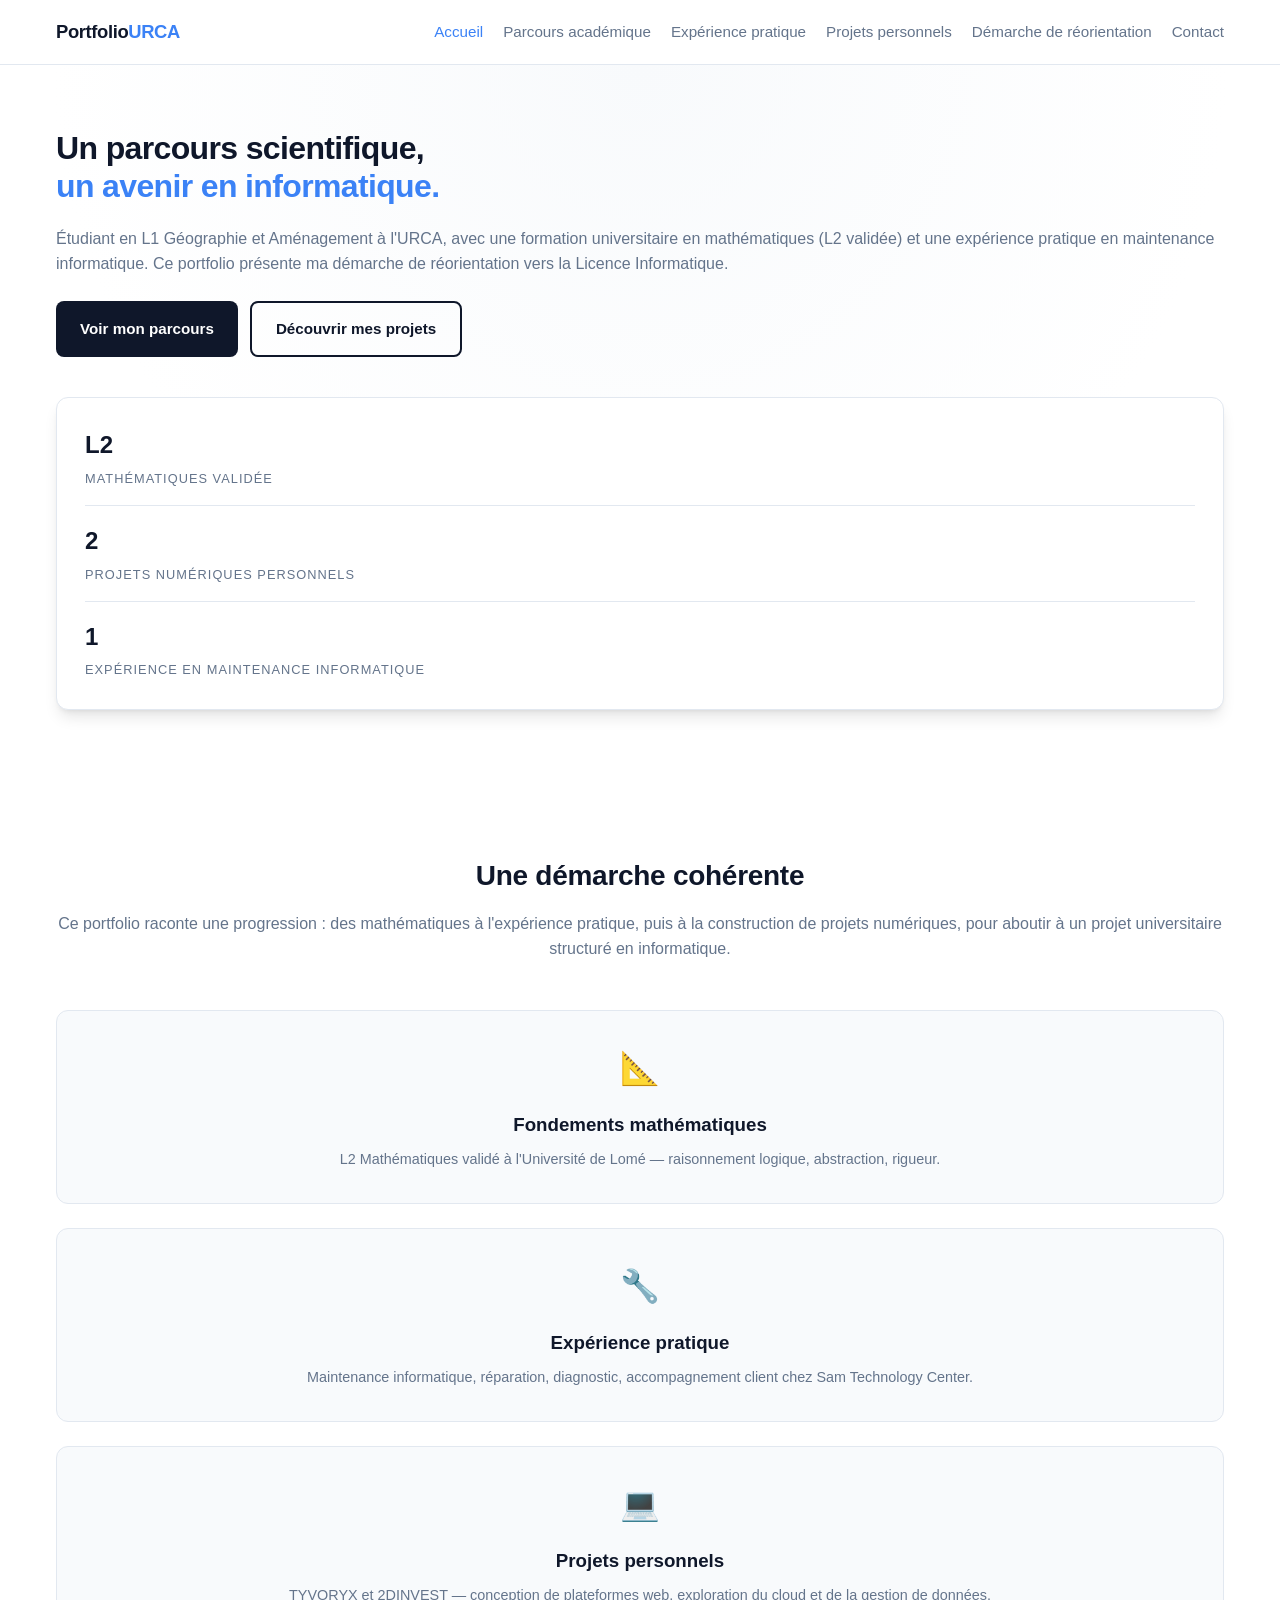
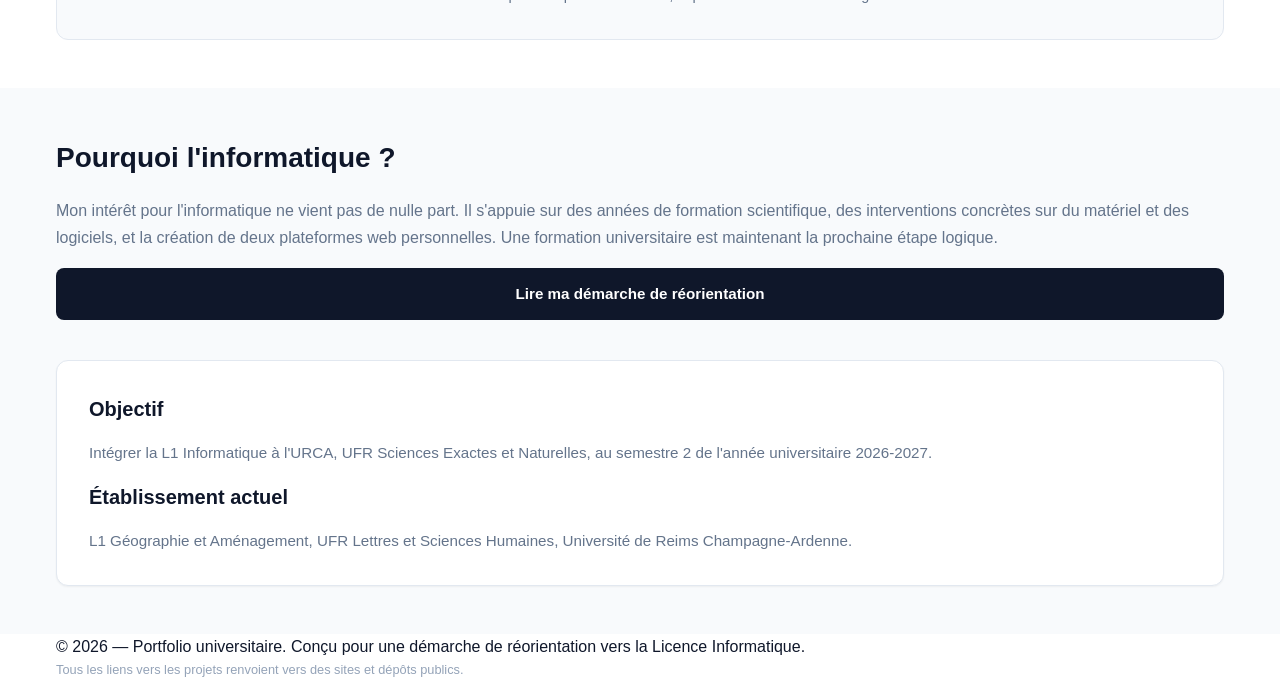
<file: index.html>
<!DOCTYPE html>
<html lang="fr">
<head>
  <meta charset="UTF-8">
  <meta name="viewport" content="width=device-width, initial-scale=1.0">
  <title>Portfolio — Réorientation Licence Informatique URCA</title>
  <meta name="description" content="Portfolio universitaire de réorientation vers la Licence Informatique à l'URCA.">
  <link rel="stylesheet" href="css/style.css?v=2">
  <link rel="stylesheet" href="css/navigation.css?v=2">
</head>
<body>

    <header>
    <div class="container">
      <a href="index.html" class="logo">Portfolio<span>URCA</span></a>
      <nav aria-label="Navigation principale">
        <ul class="nav-links" id="navLinks">
          <li><a href="index.html" class="active">Accueil</a></li>
          <li><a href="parcours.html">Parcours académique</a></li>
          <li><a href="experience.html">Expérience pratique</a></li>
          <li><a href="projets.html">Projets personnels</a></li>
          <li><a href="reorientation.html">Démarche de réorientation</a></li>
          <li><a href="contact.html">Contact</a></li>
        </ul>
        <button class="mobile-menu-btn" id="mobileMenuBtn" type="button" aria-label="Ouvrir le menu" aria-controls="navLinks" aria-expanded="false">
          <span></span><span></span><span></span>
        </button>
      </nav>
    </div>
  </header>

<section class="hero">
    <div class="hero-bg"></div>
    <div class="container">
      <div class="reveal reveal-delay-1">
        <h1>Un parcours scientifique,<br><span class="accent">un avenir en informatique.</span></h1>
        <p>Étudiant en L1 Géographie et Aménagement à l'URCA, avec une formation universitaire en mathématiques (L2 validée) et une expérience pratique en maintenance informatique. Ce portfolio présente ma démarche de réorientation vers la Licence Informatique.</p>
        <div class="hero-actions">
          <a href="parcours.html" class="btn btn-primary">Voir mon parcours</a>
          <a href="projets.html" class="btn btn-outline">Découvrir mes projets</a>
        </div>
      </div>
      <div class="hero-visual reveal reveal-delay-3">
        <div class="hero-card">
          <div class="stat">
            <span class="stat-value">L2</span>
            <span class="stat-label">Mathématiques validée</span>
          </div>
          <div class="divider"></div>
          <div class="stat">
            <span class="stat-value">2</span>
            <span class="stat-label">Projets numériques personnels</span>
          </div>
          <div class="divider"></div>
          <div class="stat">
            <span class="stat-value">1</span>
            <span class="stat-label">Expérience en maintenance informatique</span>
          </div>
        </div>
      </div>
    </div>
  </section>

  <section class="section reveal reveal-delay-2">
    <div class="container">
      <div class="section-header">
        <h2>Une démarche cohérente</h2>
        <p>Ce portfolio raconte une progression : des mathématiques à l'expérience pratique, puis à la construction de projets numériques, pour aboutir à un projet universitaire structuré en informatique.</p>
      </div>

      <div class="features-grid">
        <div style="text-align: center; padding: 2rem; background: var(--color-bg-alt); border-radius: var(--color-radius); border: 1px solid var(--color-border);">
          <div style="font-size: 2rem; margin-bottom: 1rem;">📐</div>
          <h3 style="color: var(--color-primary); margin-bottom: 0.5rem;">Fondements mathématiques</h3>
          <p style="font-size: 0.9rem; color: var(--color-text-secondary);">L2 Mathématiques validé à l'Université de Lomé — raisonnement logique, abstraction, rigueur.</p>
        </div>
        <div style="text-align: center; padding: 2rem; background: var(--color-bg-alt); border-radius: var(--color-radius); border: 1px solid var(--color-border);">
          <div style="font-size: 2rem; margin-bottom: 1rem;">🔧</div>
          <h3 style="color: var(--color-primary); margin-bottom: 0.5rem;">Expérience pratique</h3>
          <p style="font-size: 0.9rem; color: var(--color-text-secondary);">Maintenance informatique, réparation, diagnostic, accompagnement client chez Sam Technology Center.</p>
        </div>
        <div style="text-align: center; padding: 2rem; background: var(--color-bg-alt); border-radius: var(--color-radius); border: 1px solid var(--color-border);">
          <div style="font-size: 2rem; margin-bottom: 1rem;">💻</div>
          <h3 style="color: var(--color-primary); margin-bottom: 0.5rem;">Projets personnels</h3>
          <p style="font-size: 0.9rem; color: var(--color-text-secondary);">TYVORYX et 2DINVEST — conception de plateformes web, exploration du cloud et de la gestion de données.</p>
        </div>
      </div>
    </div>
  </section>
  <section class="section" style="background: var(--color-bg-alt);">
    <div class="container">
      <div style="display: grid; grid-template-columns: 1fr; gap: 2.5rem; align-items: center;">
        <div class="reveal reveal-delay-1">
          <h2 style="font-size: 1.75rem; font-weight: 700; color: var(--color-primary); margin-bottom: 1rem;">Pourquoi l'informatique ?</h2>
          <p style="color: var(--color-text-secondary); margin-bottom: 1rem; line-height: 1.7;">Mon intérêt pour l'informatique ne vient pas de nulle part. Il s'appuie sur des années de formation scientifique, des interventions concrètes sur du matériel et des logiciels, et la création de deux plateformes web personnelles. Une formation universitaire est maintenant la prochaine étape logique.</p>
          <a href="reorientation.html" class="btn btn-primary btn-block">Lire ma démarche de réorientation</a>
        </div>
        <div class="reveal reveal-delay-2">
          <div style="background: var(--color-card); border: 1px solid var(--color-border); border-radius: var(--color-radius); padding: 2rem; box-shadow: var(--shadow-sm);">
            <h3 style="font-size: 1.25rem; font-weight: 700; color: var(--color-primary); margin-bottom: 1rem;">Objectif</h3>
            <p style="color: var(--color-text-secondary); font-size: 0.95rem; margin-bottom: 1rem;">Intégrer la L1 Informatique à l'URCA, UFR Sciences Exactes et Naturelles, au semestre 2 de l'année universitaire 2026-2027.</p>
            <h3 style="font-size: 1.25rem; font-weight: 700; color: var(--color-primary); margin-bottom: 1rem;">Établissement actuel</h3>
            <p style="color: var(--color-text-secondary); font-size: 0.95rem;">L1 Géographie et Aménagement, UFR Lettres et Sciences Humaines, Université de Reims Champagne-Ardenne.</p>
          </div>
        </div>
      </div>
    </div>
  </section>

  <footer>
    <div class="container">
      <p>&copy; 2026 — Portfolio universitaire. Conçu pour une démarche de réorientation vers la Licence Informatique.</p>
      <p style="font-size: 0.8rem; color: var(--color-text-muted);">Tous les liens vers les projets renvoient vers des sites et dépôts publics.</p>
    </div>
  </footer>

  <script src="js/main.js"></script>
</body>
</html>
</file>
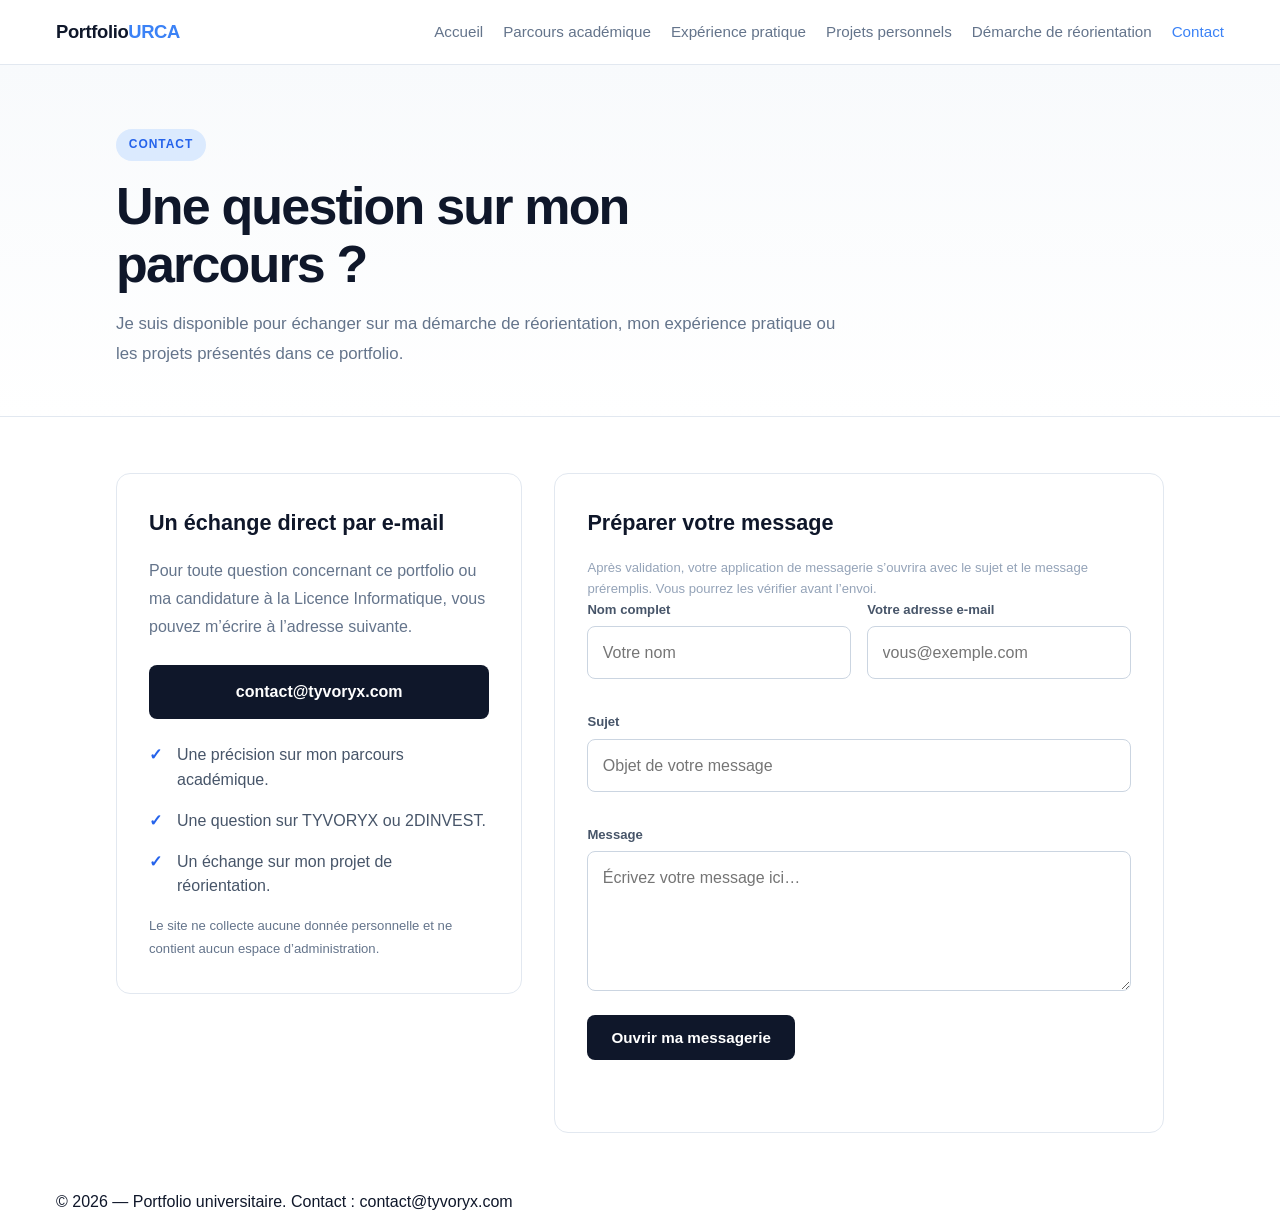
<file: contact.html>
<!DOCTYPE html>
<html lang="fr">
<head>
  <meta charset="UTF-8">
  <meta name="viewport" content="width=device-width, initial-scale=1.0">
  <title>Contact — Portfolio Réorientation Informatique</title>
  <meta name="description" content="Contacter l’auteur du portfolio pour échanger sur son parcours, ses projets personnels ou sa réorientation vers la Licence Informatique à l’URCA.">
  <link rel="stylesheet" href="css/style.css?v=2">
  <link rel="stylesheet" href="css/navigation.css?v=2">
  <link rel="stylesheet" href="css/pages.css?v=1">
</head>
<body>
  <header>
    <div class="container">
      <a href="index.html" class="logo">Portfolio<span>URCA</span></a>
      <nav aria-label="Navigation principale">
        <ul class="nav-links" id="navLinks">
          <li><a href="index.html">Accueil</a></li>
          <li><a href="parcours.html">Parcours académique</a></li>
          <li><a href="experience.html">Expérience pratique</a></li>
          <li><a href="projets.html">Projets personnels</a></li>
          <li><a href="reorientation.html">Démarche de réorientation</a></li>
          <li><a href="contact.html" class="active">Contact</a></li>
        </ul>
        <button class="mobile-menu-btn" id="mobileMenuBtn" type="button" aria-label="Ouvrir le menu" aria-controls="navLinks" aria-expanded="false">
          <span></span><span></span><span></span>
        </button>
      </nav>
    </div>
  </header>

  <main class="page-main" id="main-content">
    <section class="page-hero">
      <div class="container">
        <span class="eyebrow">Contact</span>
        <h1>Une question sur mon parcours&nbsp;?</h1>
        <p>Je suis disponible pour échanger sur ma démarche de réorientation, mon expérience pratique ou les projets présentés dans ce portfolio.</p>
      </div>
    </section>

    <section class="page-section" aria-labelledby="contact-title">
      <div class="container">
        <div class="contact-layout">
          <aside class="info-card">
            <h2 id="contact-title">Un échange direct par e-mail</h2>
            <p>Pour toute question concernant ce portfolio ou ma candidature à la Licence Informatique, vous pouvez m’écrire à l’adresse suivante.</p>
            <a class="contact-email-card" href="mailto:contact@tyvoryx.com">contact@tyvoryx.com</a>
            <ul class="check-list">
              <li>Une précision sur mon parcours académique.</li>
              <li>Une question sur TYVORYX ou 2DINVEST.</li>
              <li>Un échange sur mon projet de réorientation.</li>
            </ul>
            <p class="contact-note">Le site ne collecte aucune donnée personnelle et ne contient aucun espace d’administration.</p>
          </aside>

          <div class="contact-form-card">
            <h2>Préparer votre message</h2>
            <p class="form-note">Après validation, votre application de messagerie s’ouvrira avec le sujet et le message préremplis. Vous pourrez les vérifier avant l’envoi.</p>
            <form id="contact-form" action="mailto:contact@tyvoryx.com" method="post" enctype="text/plain">
              <div class="form-grid">
                <div class="form-field">
                  <label for="contact-name">Nom complet</label>
                  <input type="text" id="contact-name" name="name" autocomplete="name" required placeholder="Votre nom">
                </div>
                <div class="form-field">
                  <label for="contact-email">Votre adresse e-mail</label>
                  <input type="email" id="contact-email" name="email" autocomplete="email" required placeholder="vous@exemple.com">
                </div>
                <div class="form-field form-field-full">
                  <label for="contact-subject">Sujet</label>
                  <input type="text" id="contact-subject" name="subject" required placeholder="Objet de votre message">
                </div>
                <div class="form-field form-field-full">
                  <label for="contact-message">Message</label>
                  <textarea id="contact-message" name="message" required placeholder="Écrivez votre message ici…"></textarea>
                </div>
              </div>
              <button type="submit" class="btn btn-primary">Ouvrir ma messagerie</button>
              <p id="contact-status" class="form-status" role="status" aria-live="polite"></p>
            </form>
          </div>
        </div>
      </div>
    </section>
  </main>

  <footer>
    <div class="container">
      <p>&copy; 2026 — Portfolio universitaire. Contact : contact@tyvoryx.com</p>
    </div>
  </footer>
  <script src="js/main.js"></script>
  <script src="js/contact.js"></script>
</body>
</html>
</file>
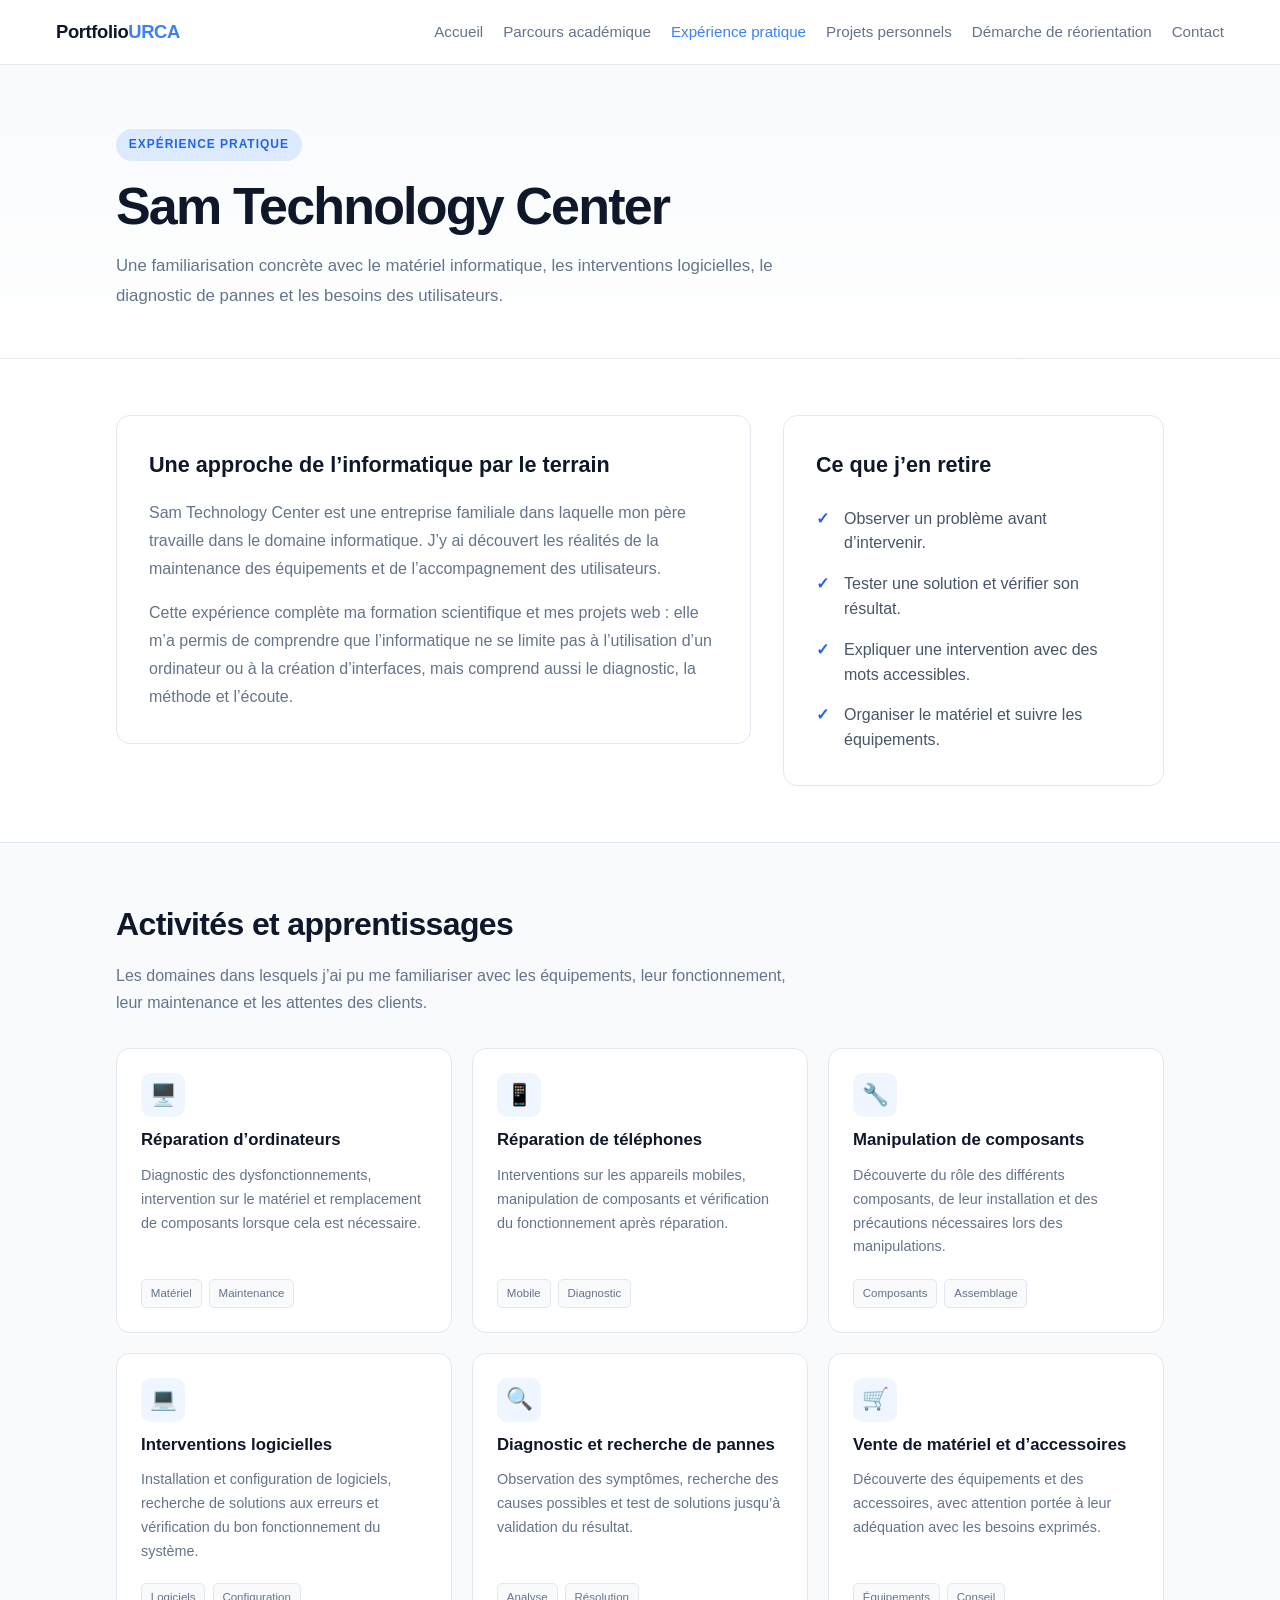
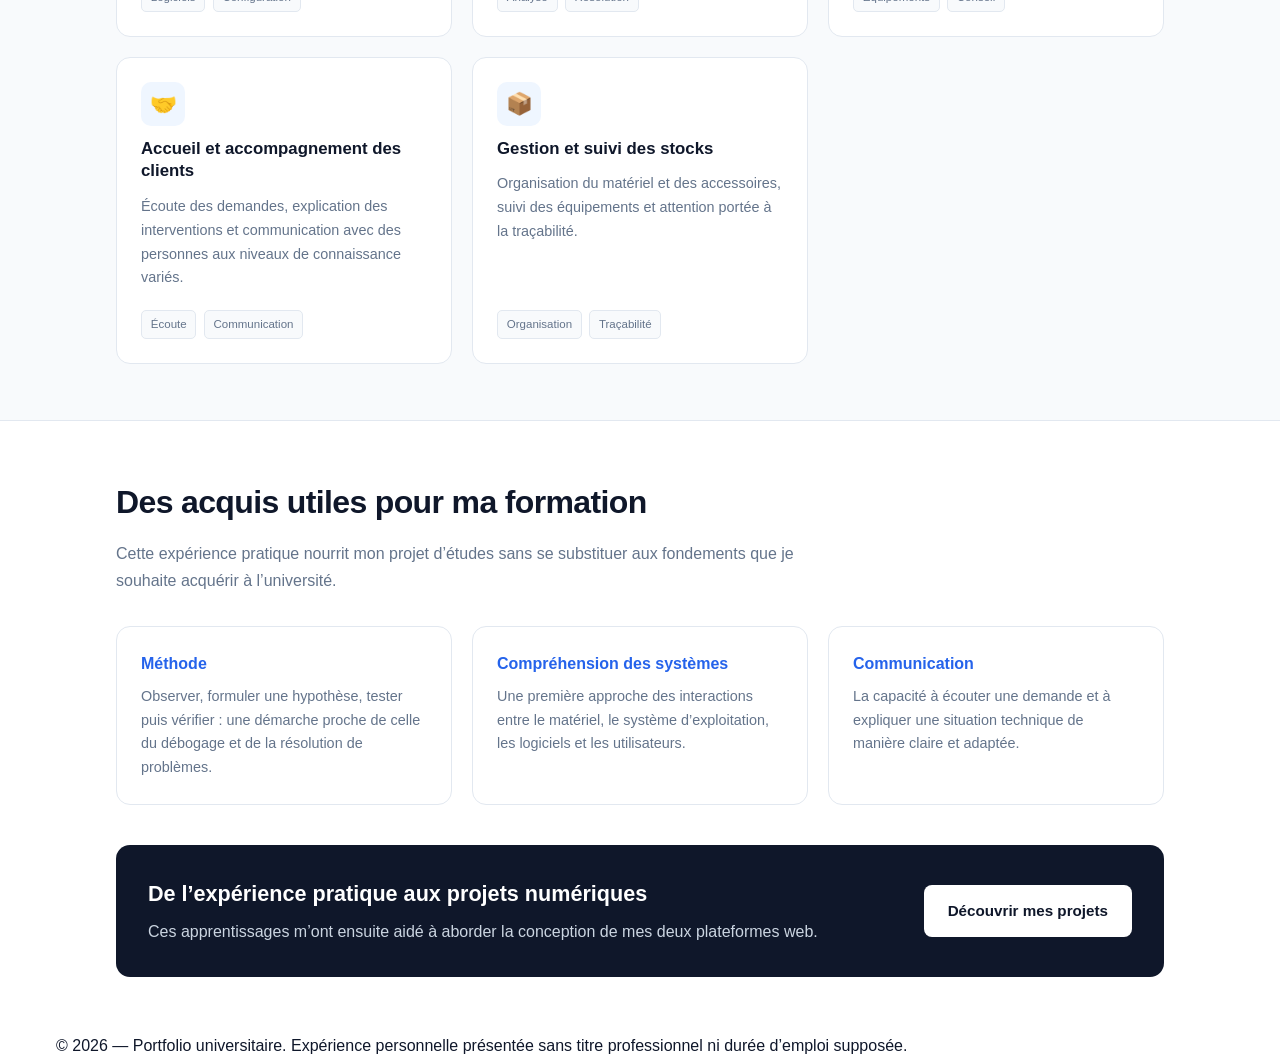
<file: experience.html>
<!DOCTYPE html>
<html lang="fr">
<head>
  <meta charset="UTF-8">
  <meta name="viewport" content="width=device-width, initial-scale=1.0">
  <title>Expérience pratique — Sam Technology Center</title>
  <meta name="description" content="Expérience pratique en maintenance informatique chez Sam Technology Center : réparation, diagnostic, interventions logicielles, relation client et gestion des stocks.">
  <link rel="stylesheet" href="css/style.css?v=2">
  <link rel="stylesheet" href="css/navigation.css?v=2">
  <link rel="stylesheet" href="css/pages.css?v=1">
</head>
<body>
  <header>
    <div class="container">
      <a href="index.html" class="logo">Portfolio<span>URCA</span></a>
      <nav aria-label="Navigation principale">
        <ul class="nav-links" id="navLinks">
          <li><a href="index.html">Accueil</a></li>
          <li><a href="parcours.html">Parcours académique</a></li>
          <li><a href="experience.html" class="active">Expérience pratique</a></li>
          <li><a href="projets.html">Projets personnels</a></li>
          <li><a href="reorientation.html">Démarche de réorientation</a></li>
          <li><a href="contact.html">Contact</a></li>
        </ul>
        <button class="mobile-menu-btn" id="mobileMenuBtn" type="button" aria-label="Ouvrir le menu" aria-controls="navLinks" aria-expanded="false">
          <span></span><span></span><span></span>
        </button>
      </nav>
    </div>
  </header>

  <main class="page-main" id="main-content">
    <section class="page-hero">
      <div class="container">
        <span class="eyebrow">Expérience pratique</span>
        <h1>Sam Technology Center</h1>
        <p>Une familiarisation concrète avec le matériel informatique, les interventions logicielles, le diagnostic de pannes et les besoins des utilisateurs.</p>
      </div>
    </section>

    <section class="page-section" aria-labelledby="entreprise-title">
      <div class="container">
        <div class="experience-intro">
          <article class="company-card">
            <h2 id="entreprise-title">Une approche de l’informatique par le terrain</h2>
            <p>Sam Technology Center est une entreprise familiale dans laquelle mon père travaille dans le domaine informatique. J’y ai découvert les réalités de la maintenance des équipements et de l’accompagnement des utilisateurs.</p>
            <p>Cette expérience complète ma formation scientifique et mes projets web : elle m’a permis de comprendre que l’informatique ne se limite pas à l’utilisation d’un ordinateur ou à la création d’interfaces, mais comprend aussi le diagnostic, la méthode et l’écoute.</p>
          </article>
          <aside class="info-card" aria-labelledby="apports-title">
            <h2 id="apports-title">Ce que j’en retire</h2>
            <ul class="check-list">
              <li>Observer un problème avant d’intervenir.</li>
              <li>Tester une solution et vérifier son résultat.</li>
              <li>Expliquer une intervention avec des mots accessibles.</li>
              <li>Organiser le matériel et suivre les équipements.</li>
            </ul>
          </aside>
        </div>
      </div>
    </section>

    <section class="page-section page-section-alt" aria-labelledby="activites-title">
      <div class="container">
        <h2 class="page-title" id="activites-title">Activités et apprentissages</h2>
        <p class="page-intro">Les domaines dans lesquels j’ai pu me familiariser avec les équipements, leur fonctionnement, leur maintenance et les attentes des clients.</p>
        <div class="activity-grid">
          <article class="activity-card">
            <div class="activity-icon" aria-hidden="true">🖥️</div>
            <h3>Réparation d’ordinateurs</h3>
            <p>Diagnostic des dysfonctionnements, intervention sur le matériel et remplacement de composants lorsque cela est nécessaire.</p>
            <div class="activity-tags"><span>Matériel</span><span>Maintenance</span></div>
          </article>
          <article class="activity-card">
            <div class="activity-icon" aria-hidden="true">📱</div>
            <h3>Réparation de téléphones</h3>
            <p>Interventions sur les appareils mobiles, manipulation de composants et vérification du fonctionnement après réparation.</p>
            <div class="activity-tags"><span>Mobile</span><span>Diagnostic</span></div>
          </article>
          <article class="activity-card">
            <div class="activity-icon" aria-hidden="true">🔧</div>
            <h3>Manipulation de composants</h3>
            <p>Découverte du rôle des différents composants, de leur installation et des précautions nécessaires lors des manipulations.</p>
            <div class="activity-tags"><span>Composants</span><span>Assemblage</span></div>
          </article>
          <article class="activity-card">
            <div class="activity-icon" aria-hidden="true">💻</div>
            <h3>Interventions logicielles</h3>
            <p>Installation et configuration de logiciels, recherche de solutions aux erreurs et vérification du bon fonctionnement du système.</p>
            <div class="activity-tags"><span>Logiciels</span><span>Configuration</span></div>
          </article>
          <article class="activity-card">
            <div class="activity-icon" aria-hidden="true">🔍</div>
            <h3>Diagnostic et recherche de pannes</h3>
            <p>Observation des symptômes, recherche des causes possibles et test de solutions jusqu’à validation du résultat.</p>
            <div class="activity-tags"><span>Analyse</span><span>Résolution</span></div>
          </article>
          <article class="activity-card">
            <div class="activity-icon" aria-hidden="true">🛒</div>
            <h3>Vente de matériel et d’accessoires</h3>
            <p>Découverte des équipements et des accessoires, avec attention portée à leur adéquation avec les besoins exprimés.</p>
            <div class="activity-tags"><span>Équipements</span><span>Conseil</span></div>
          </article>
          <article class="activity-card">
            <div class="activity-icon" aria-hidden="true">🤝</div>
            <h3>Accueil et accompagnement des clients</h3>
            <p>Écoute des demandes, explication des interventions et communication avec des personnes aux niveaux de connaissance variés.</p>
            <div class="activity-tags"><span>Écoute</span><span>Communication</span></div>
          </article>
          <article class="activity-card">
            <div class="activity-icon" aria-hidden="true">📦</div>
            <h3>Gestion et suivi des stocks</h3>
            <p>Organisation du matériel et des accessoires, suivi des équipements et attention portée à la traçabilité.</p>
            <div class="activity-tags"><span>Organisation</span><span>Traçabilité</span></div>
          </article>
        </div>
      </div>
    </section>

    <section class="page-section" aria-labelledby="apports-formation-title">
      <div class="container">
        <h2 class="page-title" id="apports-formation-title">Des acquis utiles pour ma formation</h2>
        <p class="page-intro">Cette expérience pratique nourrit mon projet d’études sans se substituer aux fondements que je souhaite acquérir à l’université.</p>
        <div class="takeaway-grid">
          <article class="takeaway-card">
            <h3>Méthode</h3>
            <p>Observer, formuler une hypothèse, tester puis vérifier : une démarche proche de celle du débogage et de la résolution de problèmes.</p>
          </article>
          <article class="takeaway-card">
            <h3>Compréhension des systèmes</h3>
            <p>Une première approche des interactions entre le matériel, le système d’exploitation, les logiciels et les utilisateurs.</p>
          </article>
          <article class="takeaway-card">
            <h3>Communication</h3>
            <p>La capacité à écouter une demande et à expliquer une situation technique de manière claire et adaptée.</p>
          </article>
        </div>
        <div class="cta-panel">
          <div>
            <h2>De l’expérience pratique aux projets numériques</h2>
            <p>Ces apprentissages m’ont ensuite aidé à aborder la conception de mes deux plateformes web.</p>
          </div>
          <a href="projets.html" class="btn">Découvrir mes projets</a>
        </div>
      </div>
    </section>
  </main>

  <footer>
    <div class="container">
      <p>&copy; 2026 — Portfolio universitaire. Expérience personnelle présentée sans titre professionnel ni durée d’emploi supposée.</p>
    </div>
  </footer>
  <script src="js/main.js"></script>
</body>
</html>
</file>
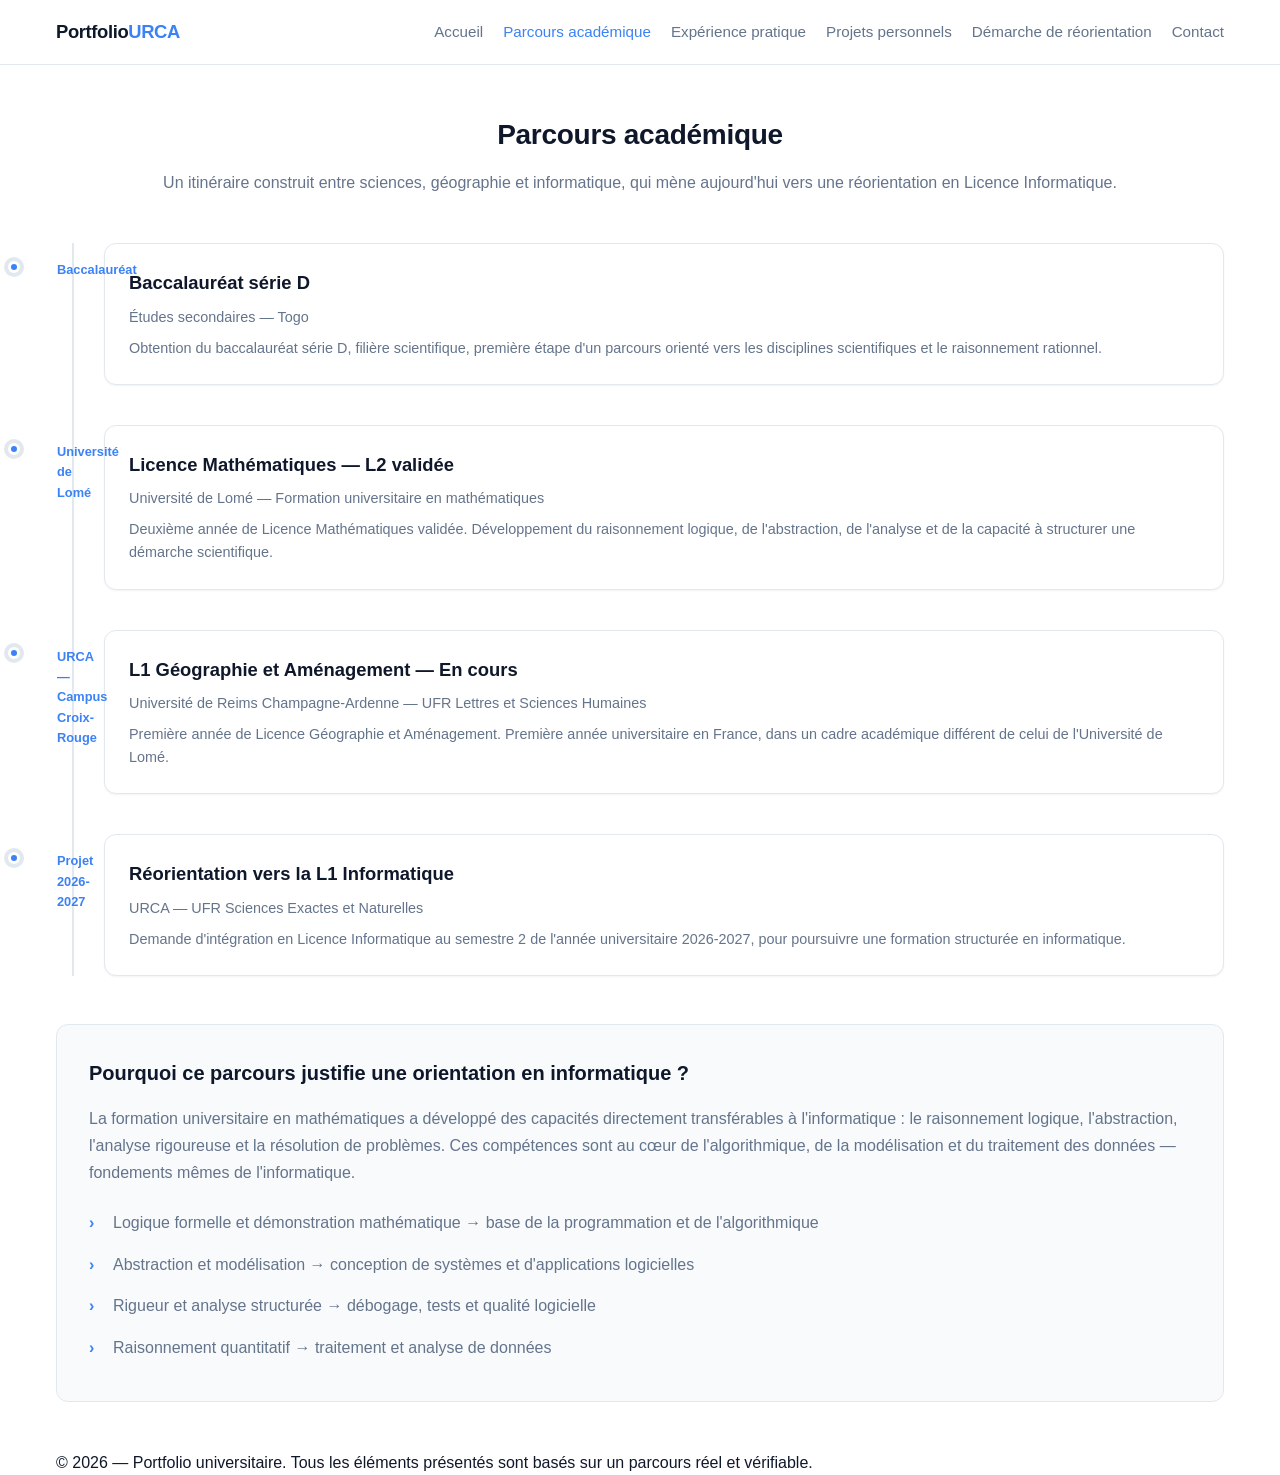
<file: parcours.html>
<!DOCTYPE html>
<html lang="fr">
<head>
  <meta charset="UTF-8">
  <meta name="viewport" content="width=device-width, initial-scale=1.0">
  <title>Parcours académique — Portfolio Réorientation Informatique</title>
  <meta name="description" content="Parcours académique : Baccalauréat série D, L2 Mathématiques à l'Université de Lomé, L1 Géographie et Aménagement à l'URCA, projet de réorientation vers la Licence Informatique.">
  <link rel="stylesheet" href="css/style.css?v=2">
  <link rel="stylesheet" href="css/navigation.css?v=2">
</head>
<body>

    <header>
    <div class="container">
      <a href="index.html" class="logo">Portfolio<span>URCA</span></a>
      <nav aria-label="Navigation principale">
        <ul class="nav-links" id="navLinks">
          <li><a href="index.html">Accueil</a></li>
          <li><a href="parcours.html" class="active">Parcours académique</a></li>
          <li><a href="experience.html">Expérience pratique</a></li>
          <li><a href="projets.html">Projets personnels</a></li>
          <li><a href="reorientation.html">Démarche de réorientation</a></li>
          <li><a href="contact.html">Contact</a></li>
        </ul>
        <button class="mobile-menu-btn" id="mobileMenuBtn" type="button" aria-label="Ouvrir le menu" aria-controls="navLinks" aria-expanded="false">
          <span></span><span></span><span></span>
        </button>
      </nav>
    </div>
  </header>

<section class="section reveal reveal-delay-1">
    <div class="container">
      <div class="section-header">
        <h2>Parcours académique</h2>
        <p>Un itinéraire construit entre sciences, géographie et informatique, qui mène aujourd'hui vers une réorientation en Licence Informatique.</p>
      </div>

      <div class="timeline">
        <div class="timeline-item reveal">
          <div class="timeline-content">
            <span class="timeline-date">Baccalauréat</span>
            <h3>Baccalauréat série D</h3>
            <div class="timeline-institution">Études secondaires — Togo</div>
            <p class="timeline-description">Obtention du baccalauréat série D, filière scientifique, première étape d'un parcours orienté vers les disciplines scientifiques et le raisonnement rationnel.</p>
          </div>
          <div class="timeline-marker"></div>
        </div>

        <div class="timeline-item reveal reveal-delay-2">
          <div class="timeline-content">
            <span class="timeline-date">Université de Lomé</span>
            <h3>Licence Mathématiques — L2 validée</h3>
            <div class="timeline-institution">Université de Lomé — Formation universitaire en mathématiques</div>
            <p class="timeline-description">Deuxième année de Licence Mathématiques validée. Développement du raisonnement logique, de l'abstraction, de l'analyse et de la capacité à structurer une démarche scientifique.</p>
          </div>
          <div class="timeline-marker"></div>
        </div>

        <div class="timeline-item reveal reveal-delay-3">
          <div class="timeline-content">
            <span class="timeline-date">URCA — Campus Croix-Rouge</span>
            <h3>L1 Géographie et Aménagement — En cours</h3>
            <div class="timeline-institution">Université de Reims Champagne-Ardenne — UFR Lettres et Sciences Humaines</div>
            <p class="timeline-description">Première année de Licence Géographie et Aménagement. Première année universitaire en France, dans un cadre académique différent de celui de l'Université de Lomé.</p>
          </div>
          <div class="timeline-marker"></div>
        </div>

        <div class="timeline-item reveal reveal-delay-4">
          <div class="timeline-content">
            <span class="timeline-date">Projet 2026-2027</span>
            <h3>Réorientation vers la L1 Informatique</h3>
            <div class="timeline-institution">URCA — UFR Sciences Exactes et Naturelles</div>
            <p class="timeline-description">Demande d'intégration en Licence Informatique au semestre 2 de l'année universitaire 2026-2027, pour poursuivre une formation structurée en informatique.</p>
          </div>
          <div class="timeline-marker"></div>
        </div>
      </div>

      <div style="margin-top: 3rem; background: var(--color-bg-alt); border: 1px solid var(--color-border); border-radius: var(--color-radius); padding: 2rem; min-width: 0;">
        <h3 style="font-size: 1.25rem; font-weight: 700; color: var(--color-primary); margin-bottom: 1rem; min-width: 0;">Pourquoi ce parcours justifie une orientation en informatique ?</h3>
        <p style="color: var(--color-text-secondary); line-height: 1.7; margin-bottom: 1rem; min-width: 0;">La formation universitaire en mathématiques a développé des capacités directement transférables à l'informatique : le raisonnement logique, l'abstraction, l'analyse rigoureuse et la résolution de problèmes. Ces compétences sont au cœur de l'algorithmique, de la modélisation et du traitement des données — fondements mêmes de l'informatique.</p>
        <ul style="list-style: none; color: var(--color-text-secondary); min-width: 0;">
          <li style="padding: 0.5rem 0; position: relative; padding-left: 1.5rem; min-width: 0;"><span style="position: absolute; left: 0; color: var(--color-accent); font-weight: 800;">›</span> Logique formelle et démonstration mathématique → base de la programmation et de l'algorithmique</li>
          <li style="padding: 0.5rem 0; position: relative; padding-left: 1.5rem; min-width: 0;"><span style="position: absolute; left: 0; color: var(--color-accent); font-weight: 800;">›</span> Abstraction et modélisation → conception de systèmes et d'applications logicielles</li>
          <li style="padding: 0.5rem 0; position: relative; padding-left: 1.5rem; min-width: 0;"><span style="position: absolute; left: 0; color: var(--color-accent); font-weight: 800;">›</span> Rigueur et analyse structurée → débogage, tests et qualité logicielle</li>
          <li style="padding: 0.5rem 0; position: relative; padding-left: 1.5rem; min-width: 0;"><span style="position: absolute; left: 0; color: var(--color-accent); font-weight: 800;">›</span> Raisonnement quantitatif → traitement et analyse de données</li>
        </ul>
      </div>
    </div>
  </section>

  <footer>
    <div class="container">
      <p>&copy; 2026 — Portfolio universitaire. Tous les éléments présentés sont basés sur un parcours réel et vérifiable.</p>
    </div>
  </footer>

  <script src="js/main.js"></script>
</body>
</html>
</file>
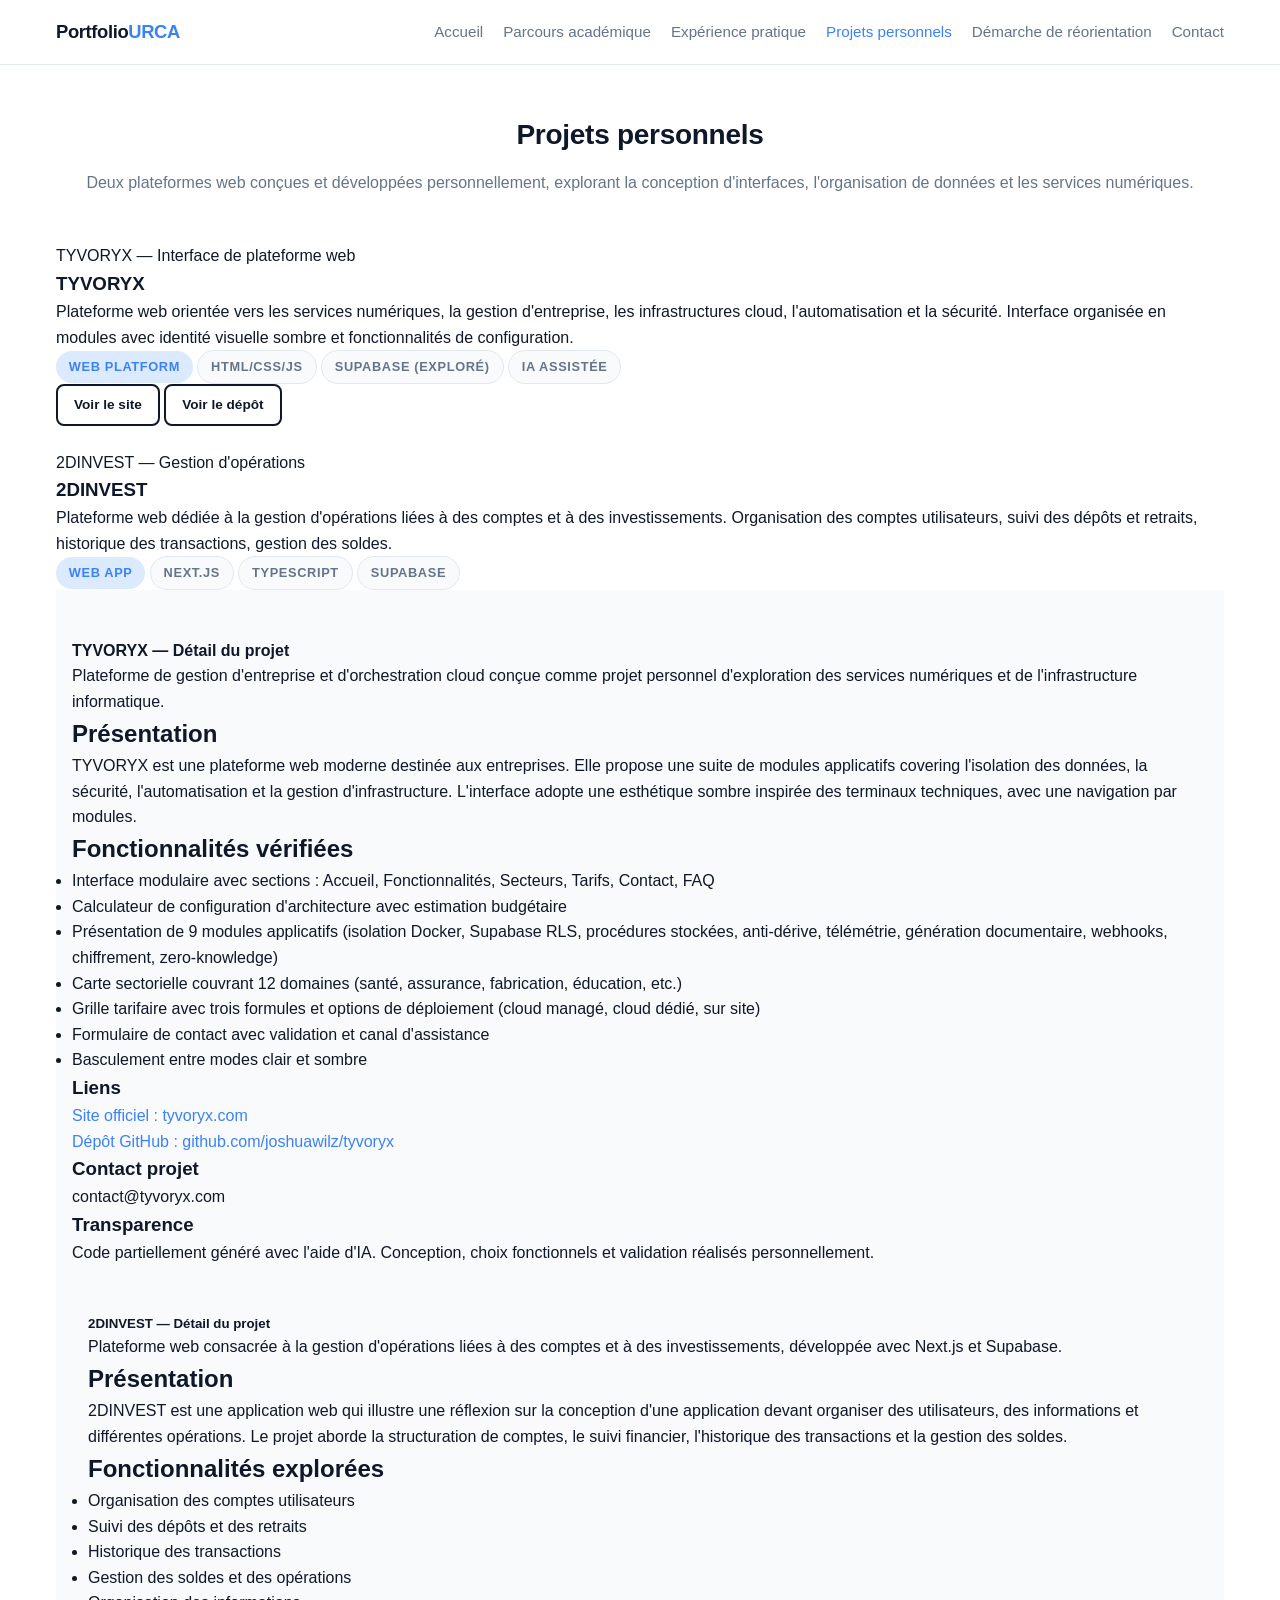
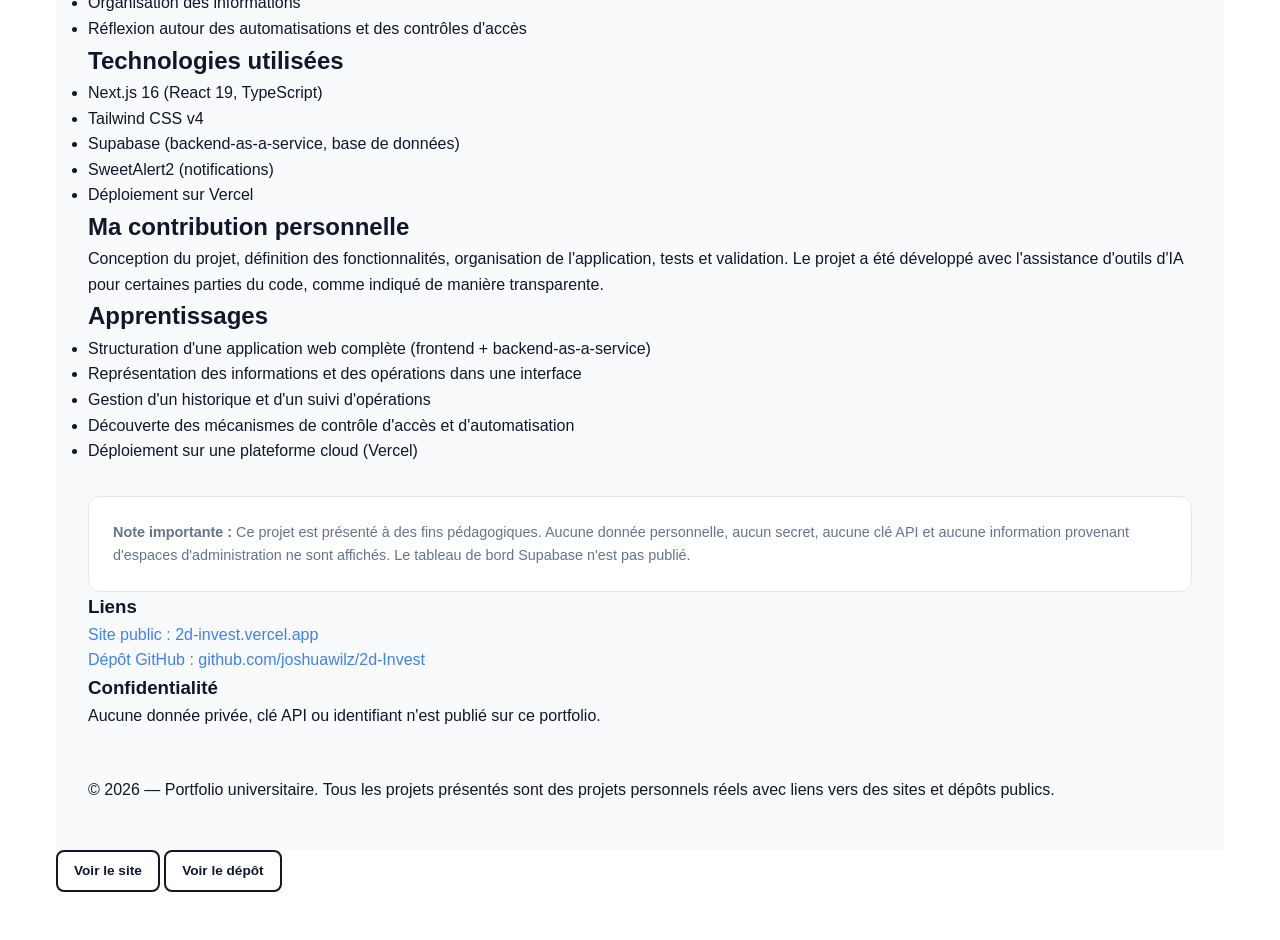
<file: projets.html>
<!DOCTYPE html>
<html lang="fr">
<head>
  <meta charset="UTF-8">
  <meta name="viewport" content="width=device-width, initial-scale=1.0">
  <title>Projets personnels — Portfolio Réorientation Informatique</title>
  <meta name="description" content="Présentation détaillée des projets TYVORYX et 2DINVEST : plateformes web personnelles avec liens vers les sites et dépôts GitHub.">
  <link rel="stylesheet" href="css/style.css?v=2">
  <link rel="stylesheet" href="css/navigation.css?v=2">
</head>
<body>

  <header>
    <div class="container">
      <a href="index.html" class="logo">Portfolio<span>URCA</span></a>
      <nav aria-label="Navigation principale">
        <ul class="nav-links" id="navLinks">
          <li><a href="index.html">Accueil</a></li>
          <li><a href="parcours.html">Parcours académique</a></li>
          <li><a href="experience.html">Expérience pratique</a></li>
          <li><a href="projets.html" class="active">Projets personnels</a></li>
          <li><a href="reorientation.html">Démarche de réorientation</a></li>
          <li><a href="contact.html">Contact</a></li>
        </ul>
        <button class="mobile-menu-btn" id="mobileMenuBtn" type="button" aria-label="Ouvrir le menu" aria-controls="navLinks" aria-expanded="false">
          <span></span><span></span><span></span>
        </button>
      </nav>
    </div>
  </header>

<section class="section reveal reveal-delay-1">
    <div class="container">
      <div class="section-header">
        <h2>Projets personnels</h2>
        <p>Deux plateformes web conçues et développées personnellement, explorant la conception d'interfaces, l'organisation de données et les services numériques.</p>
      </div>

      <div class="projects-grid">
        <article class="project-card reveal reveal-delay-2" style="min-width: 0;">
          <div class="project-visual">
            TYVORYX — Interface de plateforme web
          </div>
          <div class="project-content" style="min-width: 0;">
            <h3 style="min-width: 0;">TYVORYX</h3>
            <p style="min-width: 0;">Plateforme web orientée vers les services numériques, la gestion d'entreprise, les infrastructures cloud, l'automatisation et la sécurité. Interface organisée en modules avec identité visuelle sombre et fonctionnalités de configuration.</p>
            <div class="project-meta">
              <span class="badge badge-primary">Web Platform</span>
              <span class="badge badge-secondary">HTML/CSS/JS</span>
              <span class="badge badge-secondary">Supabase (exploré)</span>
              <span class="badge badge-secondary">IA assistée</span>
            </div>
          </div>
          <div class="project-actions">
            <a href="https://www.tyvoryx.com/" class="btn btn-outline btn-sm" target="_blank" rel="noopener noreferrer">Voir le site</a>
            <a href="https://github.com/joshuawilz/tyvoryx" class="btn btn-outline btn-sm" target="_blank" rel="noopener noreferrer">Voir le dépôt</a>
          </div>
        </article>

        <article class="project-card reveal reveal-delay-3" style="min-width: 0;">
          <div class="project-visual">
            2DINVEST — Gestion d'opérations
          </div>
          <div class="project-content" style="min-width: 0;">
            <h3 style="min-width: 0;">2DINVEST</h3>
            <p style="min-width: 0;">Plateforme web dédiée à la gestion d'opérations liées à des comptes et à des investissements. Organisation des comptes utilisateurs, suivi des dépôts et retraits, historique des transactions, gestion des soldes.</p>
            <div class="project-meta">
              <span class="badge badge-primary">Web App</span>
              <span class="badge badge-secondary">Next.js</span>
              <span class="badge badge-secondary">TypeScript</span>
              <span class="badge badge-secondary">Supabase</span>
            </div>
  <section class="section" style="background: var(--color-bg-alt);">
    <div class="container">
      <div class="project-detail reveal reveal-delay-4" style="min-width: 0;">
        <div class="project-hero">
          <h1 style="min-width: 0;">TYVORYX — Détail du projet</h1>
          <p style="min-width: 0;">Plateforme de gestion d'entreprise et d'orchestration cloud conçue comme projet personnel d'exploration des services numériques et de l'infrastructure informatique.</p>
        </div>

        <div class="detail-grid" style="min-width: 0;">
          <div class="detail-content" style="min-width: 0;">
            <h2 style="min-width: 0;">Présentation</h2>
            <p style="min-width: 0;">TYVORYX est une plateforme web moderne destinée aux entreprises. Elle propose une suite de modules applicatifs covering l'isolation des données, la sécurité, l'automatisation et la gestion d'infrastructure. L'interface adopte une esthétique sombre inspirée des terminaux techniques, avec une navigation par modules.</p>

            <h2 style="min-width: 0;">Fonctionnalités vérifiées</h2>
            <ul style="min-width: 0;">
              <li>Interface modulaire avec sections : Accueil, Fonctionnalités, Secteurs, Tarifs, Contact, FAQ</li>
              <li>Calculateur de configuration d'architecture avec estimation budgétaire</li>
              <li>Présentation de 9 modules applicatifs (isolation Docker, Supabase RLS, procédures stockées, anti-dérive, télémétrie, génération documentaire, webhooks, chiffrement, zero-knowledge)</li>
              <li>Carte sectorielle couvrant 12 domaines (santé, assurance, fabrication, éducation, etc.)</li>
              <li>Grille tarifaire avec trois formules et options de déploiement (cloud managé, cloud dédié, sur site)</li>
              <li>Formulaire de contact avec validation et canal d'assistance</li>
              <li>Basculement entre modes clair et sombre</li>
            </ul>
          </div>

          <div class="detail-sidebar" style="min-width: 0;">
            <div class="sidebar-card">
              <h3>Liens</h3>
              <p><a href="https://www.tyvoryx.com/" class="link" target="_blank" rel="noopener noreferrer">Site officiel : tyvoryx.com</a></p>
              <p><a href="https://github.com/joshuawilz/tyvoryx" class="link" target="_blank" rel="noopener noreferrer">Dépôt GitHub : github.com/joshuawilz/tyvoryx</a></p>
            </div>
            <div class="sidebar-card">
              <h3>Contact projet</h3>
              <p>contact@tyvoryx.com</p>
            </div>
            <div class="sidebar-card">
              <h3>Transparence</h3>
              <p>Code partiellement généré avec l'aide d'IA. Conception, choix fonctionnels et validation réalisés personnellement.</p>
            </div>
          </div>
  <section class="section">
    <div class="container">
      <div class="project-detail reveal reveal-delay-5" style="min-width: 0;">
        <div class="project-hero">
          <h1 style="min-width: 0;">2DINVEST — Détail du projet</h1>
          <p style="min-width: 0;">Plateforme web consacrée à la gestion d'opérations liées à des comptes et à des investissements, développée avec Next.js et Supabase.</p>
        </div>

        <div class="detail-grid" style="min-width: 0;">
          <div class="detail-content" style="min-width: 0;">
            <h2 style="min-width: 0;">Présentation</h2>
            <p style="min-width: 0;">2DINVEST est une application web qui illustre une réflexion sur la conception d'une application devant organiser des utilisateurs, des informations et différentes opérations. Le projet aborde la structuration de comptes, le suivi financier, l'historique des transactions et la gestion des soldes.</p>

            <h2 style="min-width: 0;">Fonctionnalités explorées</h2>
            <ul style="min-width: 0;">
              <li>Organisation des comptes utilisateurs</li>
              <li>Suivi des dépôts et des retraits</li>
              <li>Historique des transactions</li>
              <li>Gestion des soldes et des opérations</li>
              <li>Organisation des informations</li>
              <li>Réflexion autour des automatisations et des contrôles d'accès</li>
            </ul>

            <h2 style="min-width: 0;">Technologies utilisées</h2>
            <ul style="min-width: 0;">
              <li>Next.js 16 (React 19, TypeScript)</li>
              <li>Tailwind CSS v4</li>
              <li>Supabase (backend-as-a-service, base de données)</li>
              <li>SweetAlert2 (notifications)</li>
              <li>Déploiement sur Vercel</li>
            </ul>

            <h2 style="min-width: 0;">Ma contribution personnelle</h2>
            <p style="min-width: 0;">Conception du projet, définition des fonctionnalités, organisation de l'application, tests et validation. Le projet a été développé avec l'assistance d'outils d'IA pour certaines parties du code, comme indiqué de manière transparente.</p>

            <h2 style="min-width: 0;">Apprentissages</h2>
            <ul style="min-width: 0;">
              <li>Structuration d'une application web complète (frontend + backend-as-a-service)</li>
              <li>Représentation des informations et des opérations dans une interface</li>
              <li>Gestion d'un historique et d'un suivi d'opérations</li>
              <li>Découverte des mécanismes de contrôle d'accès et d'automatisation</li>
              <li>Déploiement sur une plateforme cloud (Vercel)</li>
            </ul>

            <div style="background: var(--color-card); border: 1px solid var(--color-border); border-radius: var(--color-radius); padding: 1.5rem; margin-top: 2rem; min-width: 0;">
              <p style="color: var(--color-text-secondary); font-size: 0.9rem; line-height: 1.6; min-width: 0;"><strong>Note importante :</strong> Ce projet est présenté à des fins pédagogiques. Aucune donnée personnelle, aucun secret, aucune clé API et aucune information provenant d'espaces d'administration ne sont affichés. Le tableau de bord Supabase n'est pas publié.</p>
            </div>
          </div>

          <div class="detail-sidebar" style="min-width: 0;">
            <div class="sidebar-card">
              <h3>Liens</h3>
              <p><a href="https://2d-invest.vercel.app/" class="link" target="_blank" rel="noopener noreferrer">Site public : 2d-invest.vercel.app</a></p>
              <p><a href="https://github.com/joshuawilz/2d-Invest" class="link" target="_blank" rel="noopener noreferrer">Dépôt GitHub : github.com/joshuawilz/2d-Invest</a></p>
            </div>
            <div class="sidebar-card">
              <h3>Confidentialité</h3>
              <p>Aucune donnée privée, clé API ou identifiant n'est publié sur ce portfolio.</p>
            </div>
          </div>
        </div>
      </div>
    </div>
  </section>

  <footer>
    <div class="container">
      <p>&copy; 2026 — Portfolio universitaire. Tous les projets présentés sont des projets personnels réels avec liens vers des sites et dépôts publics.</p>
    </div>
  </footer>

  


        </div>
      </div>
    </div>
  </section>
          </div>
          <div class="project-actions">
            <a href="https://2d-invest.vercel.app/" class="btn btn-outline btn-sm" target="_blank" rel="noopener noreferrer">Voir le site</a>
            <a href="https://github.com/joshuawilz/2d-Invest" class="btn btn-outline btn-sm" target="_blank" rel="noopener noreferrer">Voir le dépôt</a>
          </div>
        </article>
      </div>
    </div>
  </section>
        
      
    </div>

  <script src="js/main.js"></script>
</body>
</html>
</file>
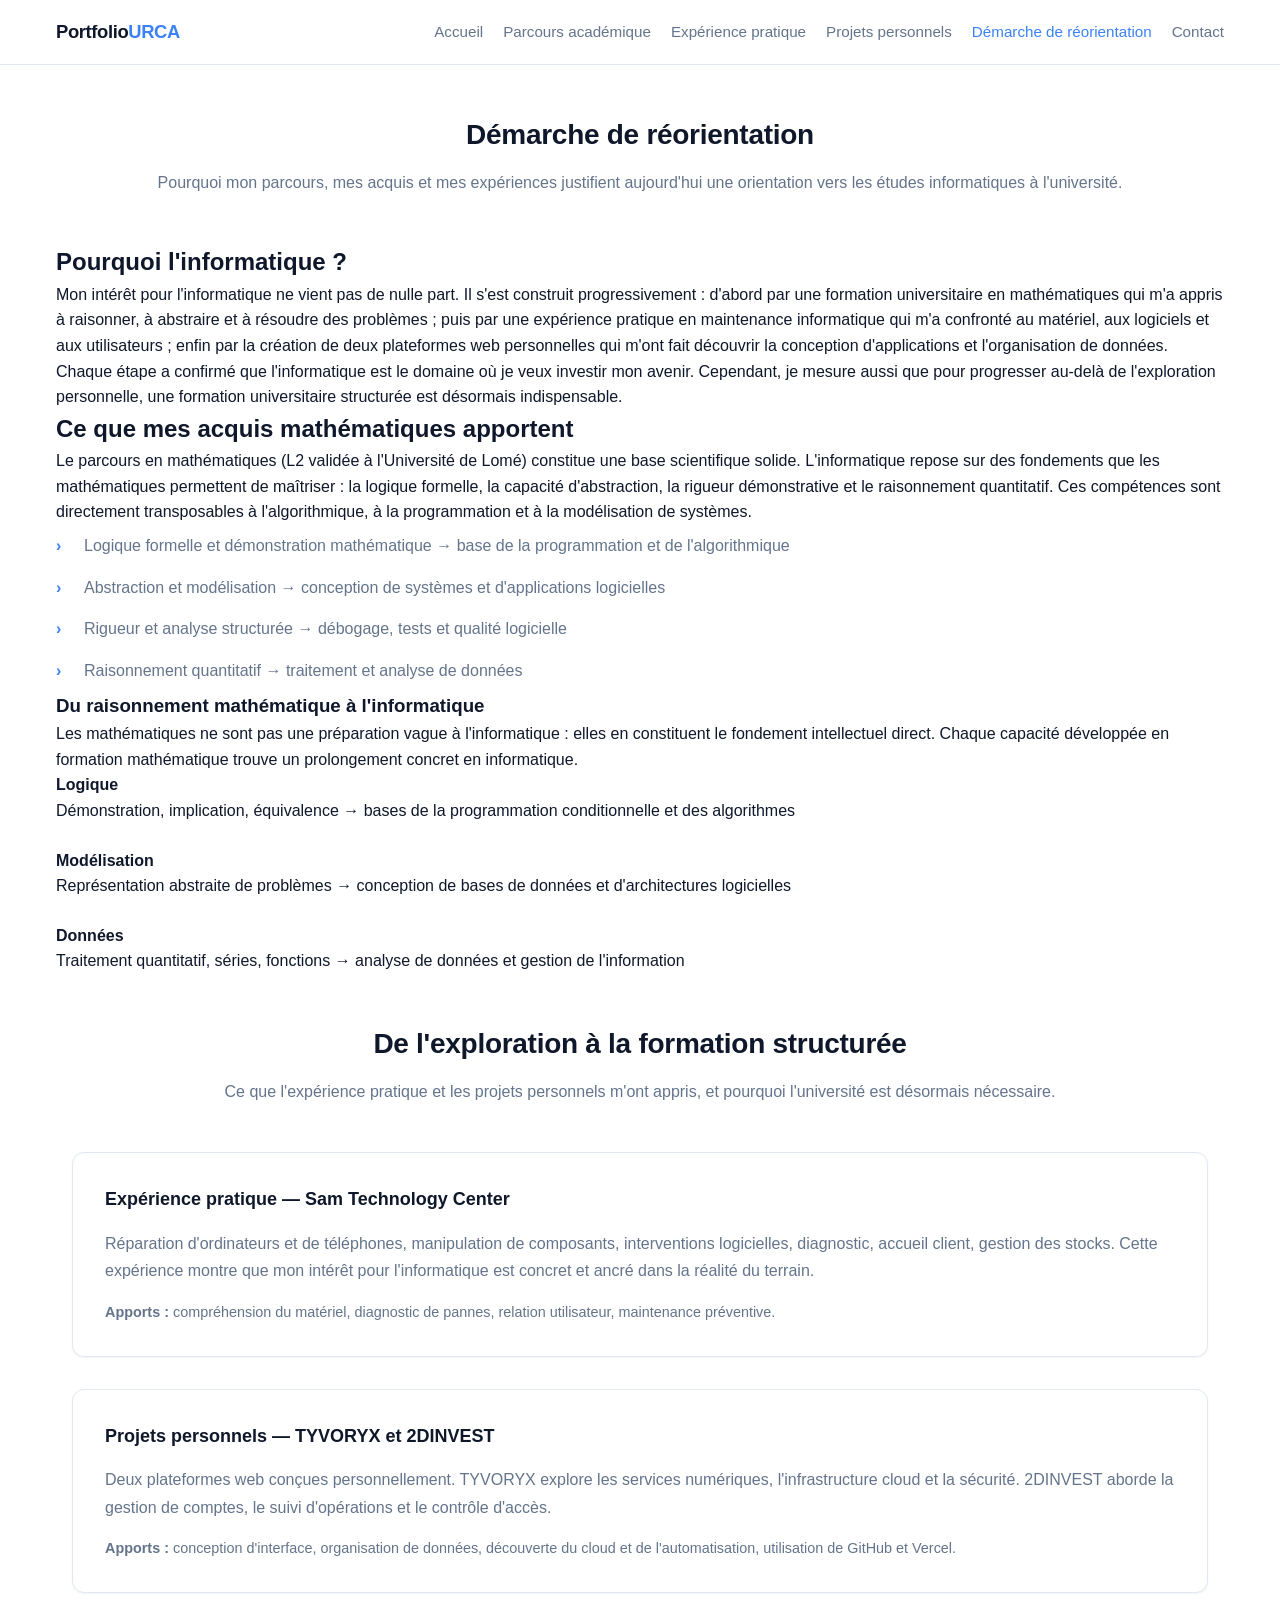
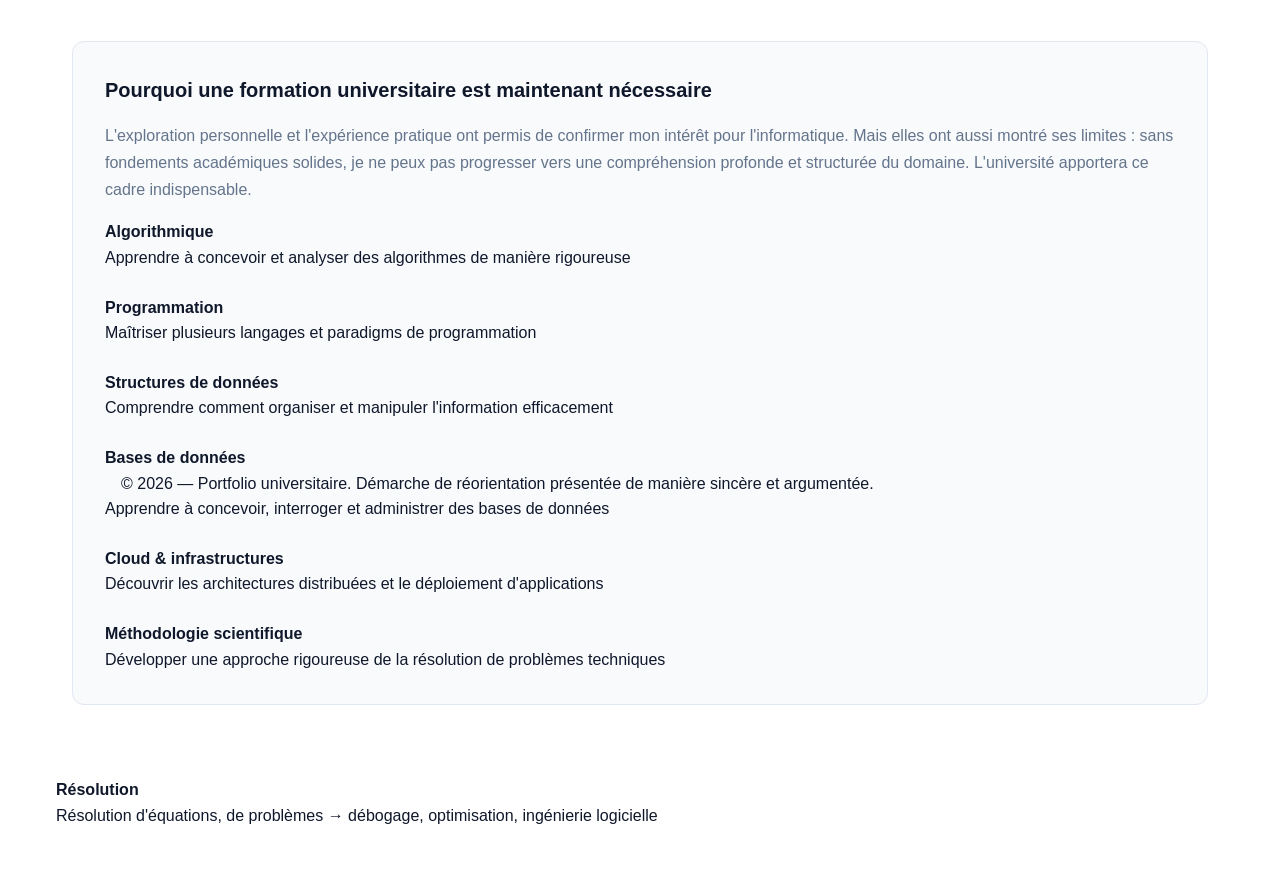
<file: reorientation.html>
<!DOCTYPE html>
<html lang="fr">
<head>
  <meta charset="UTF-8">
  <meta name="viewport" content="width=device-width, initial-scale=1.0">
  <title>Démarche de réorientation — Portfolio Réorientation Informatique</title>
  <meta name="description" content="Démarche argumentée de réorientation vers la Licence Informatique : pourquoi l'informatique, lien avec les mathématiques, expérience pratique, projets personnels, objectifs de formation.">
  <link rel="stylesheet" href="css/style.css?v=2">
  <link rel="stylesheet" href="css/navigation.css?v=2">
</head>
<body>

  <header>
    <div class="container">
      <a href="index.html" class="logo">Portfolio<span>URCA</span></a>
      <nav aria-label="Navigation principale">
        <ul class="nav-links" id="navLinks">
          <li><a href="index.html">Accueil</a></li>
          <li><a href="parcours.html">Parcours académique</a></li>
          <li><a href="experience.html">Expérience pratique</a></li>
          <li><a href="projets.html">Projets personnels</a></li>
          <li><a href="reorientation.html" class="active">Démarche de réorientation</a></li>
          <li><a href="contact.html">Contact</a></li>
        </ul>
        <button class="mobile-menu-btn" id="mobileMenuBtn" type="button" aria-label="Ouvrir le menu" aria-controls="navLinks" aria-expanded="false">
          <span></span><span></span><span></span>
        </button>
      </nav>
    </div>
  </header>

<section class="section reveal reveal-delay-1">
    <div class="container">
      <div class="section-header">
        <h2>Démarche de réorientation</h2>
        <p>Pourquoi mon parcours, mes acquis et mes expériences justifient aujourd'hui une orientation vers les études informatiques à l'université.</p>
      </div>

      <div class="reorientation-grid">
        <div class="reorientation-content reveal reveal-delay-2" style="min-width: 0;">
          <h2 style="min-width: 0;">Pourquoi l'informatique ?</h2>
          <p style="min-width: 0;">Mon intérêt pour l'informatique ne vient pas de nulle part. Il s'est construit progressivement : d'abord par une formation universitaire en mathématiques qui m'a appris à raisonner, à abstraire et à résoudre des problèmes ; puis par une expérience pratique en maintenance informatique qui m'a confronté au matériel, aux logiciels et aux utilisateurs ; enfin par la création de deux plateformes web personnelles qui m'ont fait découvrir la conception d'applications et l'organisation de données.</p>

          <p style="min-width: 0;">Chaque étape a confirmé que l'informatique est le domaine où je veux investir mon avenir. Cependant, je mesure aussi que pour progresser au-delà de l'exploration personnelle, une formation universitaire structurée est désormais indispensable.</p>

          <h2 style="min-width: 0;">Ce que mes acquis mathématiques apportent</h2>
          <p style="min-width: 0;">Le parcours en mathématiques (L2 validée à l'Université de Lomé) constitue une base scientifique solide. L'informatique repose sur des fondements que les mathématiques permettent de maîtriser : la logique formelle, la capacité d'abstraction, la rigueur démonstrative et le raisonnement quantitatif. Ces compétences sont directement transposables à l'algorithmique, à la programmation et à la modélisation de systèmes.</p>

          <ul style="list-style: none; color: var(--color-text-secondary); min-width: 0;">
            <li style="padding: 0.5rem 0; position: relative; padding-left: 1.75rem; min-width: 0;"><span style="position: absolute; left: 0; color: var(--color-accent); font-weight: 800;">›</span> Logique formelle et démonstration mathématique → base de la programmation et de l'algorithmique</li>
            <li style="padding: 0.5rem 0; position: relative; padding-left: 1.75rem; min-width: 0;"><span style="position: absolute; left: 0; color: var(--color-accent); font-weight: 800;">›</span> Abstraction et modélisation → conception de systèmes et d'applications logicielles</li>
            <li style="padding: 0.5rem 0; position: relative; padding-left: 1.75rem; min-width: 0;"><span style="position: absolute; left: 0; color: var(--color-accent); font-weight: 800;">›</span> Rigueur et analyse structurée → débogage, tests et qualité logicielle</li>
            <li style="padding: 0.5rem 0; position: relative; padding-left: 1.75rem; min-width: 0;"><span style="position: absolute; left: 0; color: var(--color-accent); font-weight: 800;">›</span> Raisonnement quantitatif → traitement et analyse de données</li>
          </ul>
        </div>

        <div class="math-link reveal reveal-delay-3" style="min-width: 0;">
          <h3 style="min-width: 0;">Du raisonnement mathématique à l'informatique</h3>
          <p style="min-width: 0;">Les mathématiques ne sont pas une préparation vague à l'informatique : elles en constituent le fondement intellectuel direct. Chaque capacité développée en formation mathématique trouve un prolongement concret en informatique.</p>

          <div class="math-connections">
            <div class="math-connection" style="min-width: 0;">
              <h4 style="min-width: 0;">Logique</h4>
              <p style="min-width: 0;">Démonstration, implication, équivalence → bases de la programmation conditionnelle et des algorithmes</p>
            </div>
            <div class="math-connection" style="min-width: 0;">
              <h4 style="min-width: 0;">Modélisation</h4>
              <p style="min-width: 0;">Représentation abstraite de problèmes → conception de bases de données et d'architectures logicielles</p>
            </div>
            <div class="math-connection" style="min-width: 0;">
              <h4 style="min-width: 0;">Données</h4>
              <p style="min-width: 0;">Traitement quantitatif, séries, fonctions → analyse de données et gestion de l'information</p>
  <section class="section reveal reveal-delay-4">
    <div class="container">
      <div class="section-header">
        <h2>De l'exploration à la formation structurée</h2>
        <p>Ce que l'expérience pratique et les projets personnels m'ont appris, et pourquoi l'université est désormais nécessaire.</p>
      </div>

      <div style="display: grid; grid-template-columns: 1fr; gap: 2rem; min-width: 0;">
        <div style="background: var(--color-card); border: 1px solid var(--color-border); border-radius: var(--color-radius); padding: 2rem; box-shadow: var(--shadow-sm); min-width: 0;">
          <h3 style="font-size: 1.125rem; font-weight: 700; color: var(--color-primary); margin-bottom: 1rem; min-width: 0;">Expérience pratique — Sam Technology Center</h3>
          <p style="color: var(--color-text-secondary); line-height: 1.7; margin-bottom: 1rem; min-width: 0;">Réparation d'ordinateurs et de téléphones, manipulation de composants, interventions logicielles, diagnostic, accueil client, gestion des stocks. Cette expérience montre que mon intérêt pour l'informatique est concret et ancré dans la réalité du terrain.</p>
          <p style="color: var(--color-text-secondary); font-size: 0.9rem; min-width: 0;"><strong>Apports :</strong> compréhension du matériel, diagnostic de pannes, relation utilisateur, maintenance préventive.</p>
        </div>

        <div style="background: var(--color-card); border: 1px solid var(--color-border); border-radius: var(--color-radius); padding: 2rem; box-shadow: var(--shadow-sm); min-width: 0;">
          <h3 style="font-size: 1.125rem; font-weight: 700; color: var(--color-primary); margin-bottom: 1rem; min-width: 0;">Projets personnels — TYVORYX et 2DINVEST</h3>
          <p style="color: var(--color-text-secondary); line-height: 1.7; margin-bottom: 1rem; min-width: 0;">Deux plateformes web conçues personnellement. TYVORYX explore les services numériques, l'infrastructure cloud et la sécurité. 2DINVEST aborde la gestion de comptes, le suivi d'opérations et le contrôle d'accès.</p>
          <p style="color: var(--color-text-secondary); font-size: 0.9rem; min-width: 0;"><strong>Apports :</strong> conception d'interface, organisation de données, découverte du cloud et de l'automatisation, utilisation de GitHub et Vercel.</p>
        </div>
      </div>

      <div style="margin-top: 3rem; background: var(--color-bg-alt); border: 1px solid var(--color-border); border-radius: var(--color-radius); padding: 2rem; min-width: 0;">
        <h3 style="font-size: 1.25rem; font-weight: 700; color: var(--color-primary); margin-bottom: 1rem; min-width: 0;">Pourquoi une formation universitaire est maintenant nécessaire</h3>
        <p style="color: var(--color-text-secondary); line-height: 1.7; margin-bottom: 1rem; min-width: 0;">L'exploration personnelle et l'expérience pratique ont permis de confirmer mon intérêt pour l'informatique. Mais elles ont aussi montré ses limites : sans fondements académiques solides, je ne peux pas progresser vers une compréhension profonde et structurée du domaine. L'université apportera ce cadre indispensable.</p>

        <div class="goals-grid">
          <div class="goal-card" style="min-width: 0;">
            <h4 style="min-width: 0;">Algorithmique</h4>
            <p style="min-width: 0;">Apprendre à concevoir et analyser des algorithmes de manière rigoureuse</p>
          </div>
          <div class="goal-card" style="min-width: 0;">
            <h4 style="min-width: 0;">Programmation</h4>
            <p style="min-width: 0;">Maîtriser plusieurs langages et paradigms de programmation</p>
          </div>
          <div class="goal-card" style="min-width: 0;">
            <h4 style="min-width: 0;">Structures de données</h4>
            <p style="min-width: 0;">Comprendre comment organiser et manipuler l'information efficacement</p>
          </div>
          <div class="goal-card" style="min-width: 0;">
            <h4 style="min-width: 0;">Bases de données</h4>
  <footer>
    <div class="container">
      <p>&copy; 2026 — Portfolio universitaire. Démarche de réorientation présentée de manière sincère et argumentée.</p>
    </div>
  </footer>

  


            <p style="min-width: 0;">Apprendre à concevoir, interroger et administrer des bases de données</p>
          </div>
          <div class="goal-card" style="min-width: 0;">
            <h4 style="min-width: 0;">Cloud & infrastructures</h4>
            <p style="min-width: 0;">Découvrir les architectures distribuées et le déploiement d'applications</p>
          </div>
          <div class="goal-card" style="min-width: 0;">
            <h4 style="min-width: 0;">Méthodologie scientifique</h4>
            <p style="min-width: 0;">Développer une approche rigoureuse de la résolution de problèmes techniques</p>
          </div>
        </div>
      </div>
    </div>
  </section>
            </div>
            <div class="math-connection" style="min-width: 0;">
              <h4 style="min-width: 0;">Résolution</h4>
              <p style="min-width: 0;">Résolution d'équations, de problèmes → débogage, optimisation, ingénierie logicielle</p>
            </div>
          </div>
        </div>
      </div>
    </div>
  </section>
        
      
    </div>

  <script src="js/main.js"></script>
</body>
</html>
</file>
<file: css/style.css>
/* ==========================================================================
   PORTFOLIO WEB - Réorientation Licence Informatique URCA
   Design académique, moderne et professionnel — Mobile-First
   ========================================================================== */

/* ---------- Variables et reset ---------- */
:root {
  --color-primary: #0f172a;
  --color-primary-dark: #081226;
  --color-secondary: #1e293b;
  --color-accent: #3b82f6;
  --color-accent-hover: #2563eb;
  --color-accent-light: #dbeafe;
  --color-text: #0f172a;
  --color-text-secondary: #64748b;
  --color-text-muted: #94a3b8;
  --color-bg: #ffffff;
  --color-bg-alt: #f8fafc;
  --color-card: #ffffff;
  --color-border: #e2e8f0;
  --color-border-light: #f1f5f9;
  --color-success: #10b981;
  --color-radius: 12px;
  --color-radius-sm: 8px;
  --shadow-sm: 0 1px 2px 0 rgb(0 0 0 / 0.05);
  --shadow: 0 4px 6px -1px rgb(0 0 0 / 0.1), 0 2px 4px -2px rgb(0 0 0 / 0.1);
  --shadow-lg: 0 10px 15px -3px rgb(0 0 0 / 0.1), 0 4px 6px -4px rgb(0 0 0 / 0.1);
  --transition: all 0.3s ease;
  --transition-fast: all 0.15s ease;
  --font-sans: -apple-system, BlinkMacSystemFont, "Segoe UI", Roboto, "Helvetica Neue", Arial, sans-serif;
  --font-mono: "SF Mono", "Consolas", "Liberation Mono", monospace;
}

*,
*::before,
*::after {
  box-sizing: border-box;
  margin: 0;
  padding: 0;
}

html {
  scroll-behavior: smooth;
  overflow-x: hidden;
  font-size: 16px;
}

body {
  font-family: var(--font-sans);
  color: var(--color-text);
  background-color: var(--color-bg);
  line-height: 1.6;
  overflow-x: hidden;
  min-width: 0;
}

a:focus-visible,
button:focus-visible,
input:focus-visible,
select:focus-visible,
textarea:focus-visible {
  outline: 3px solid var(--color-accent);
  outline-offset: 3px;
}

@media (prefers-reduced-motion: reduce) {
  *,
  *::before,
  *::after {
    animation-duration: 0.01ms !important;
    animation-iteration-count: 1 !important;
    transition-duration: 0.01ms !important;
    scroll-behavior: auto !important;
  }
}

/* ---------- Utilitaires ---------- */
.sr-only {
  position: absolute;
  width: 1px;
  height: 1px;
  padding: 0;
  margin: -1px;
  overflow: hidden;
  clip: rect(0, 0, 0, 0);
  border: 0;
}

.container {
  max-width: 1200px;
  margin: 0 auto;
  padding: 0 1rem;
  width: 100%;
  min-width: 0;
}

/* ---------- Header / Navigation ---------- */
header {
  position: sticky;
  top: 0;
  z-index: 100;
  background-color: rgba(255, 255, 255, 0.95);
  border-bottom: 1px solid var(--color-border);
  backdrop-filter: blur(8px);
  width: 100%;
  min-width: 0;
}

header .container {
  display: flex;
  align-items: center;
  justify-content: space-between;
  height: 4rem;
  min-width: 0;
}

.logo {
  font-size: 1.15rem;
  font-weight: 800;
  color: var(--color-primary);
  text-decoration: none;
  letter-spacing: -0.02em;
  white-space: nowrap;
  min-width: 0;
}

.logo span {
  color: var(--color-accent);
}

.nav-links {
  display: none;
  position: absolute;
  top: 4rem;
  left: 0;
  right: 0;
  background: var(--color-bg);
  border-bottom: 1px solid var(--color-border);
  flex-direction: column;
  padding: 1.5rem 1rem;
  gap: 1rem;
  list-style: none;
  box-shadow: var(--shadow-lg);
  width: 100%;
  min-width: 0;
}

.nav-links.open {
  display: flex;
}

.nav-links a {
  text-decoration: none;
  color: var(--color-text-secondary);
  font-size: 0.95rem;
  font-weight: 500;
  transition: var(--transition-fast);
  white-space: normal;
}

.nav-links a:hover {
  color: var(--color-primary);
}

.nav-links a.active {
  color: var(--color-accent);
}

/* ---------- Hero / Accueil ---------- */
.hero {
  position: relative;
  padding: 4rem 0 6rem;
  overflow: hidden;
  width: 100%;
  min-width: 0;
}

.hero-bg {
  position: absolute;
  top: 0;
  left: 0;
  right: 0;
  bottom: 0;
  background: radial-gradient(circle at 50% 0%, var(--color-bg-alt), transparent 60%);
  z-index: -1;
  width: 100%;
  min-width: 0;
}

.hero .container {
  display: grid;
  grid-template-columns: 1fr;
  gap: 2.5rem;
  align-items: center;
  min-width: 0;
}

.hero h1 {
  font-size: 2rem;
  font-weight: 800;
  color: var(--color-primary);
  line-height: 1.2;
  margin-bottom: 1.25rem;
  letter-spacing: -0.02em;
  width: 100%;
  min-width: 0;
}

.hero h1 .accent {
  color: var(--color-accent);
}

.hero p {
  font-size: 1rem;
  color: var(--color-text-secondary);
  margin-bottom: 1.5rem;
  max-width: 100%;
  width: 100%;
  min-width: 0;
}

.hero-actions {
  display: flex;
  gap: 0.75rem;
  flex-wrap: wrap;
  min-width: 0;
}

.hero-visual {
  display: flex;
  justify-content: center;
  align-items: center;
  min-width: 0;
}

.hero-card {
  background: var(--color-card);
  border: 1px solid var(--color-border);
  border-radius: var(--color-radius);
  padding: 1.75rem;
  box-shadow: var(--shadow-lg);
  display: flex;
  flex-direction: column;
  gap: 1rem;
  width: 100%;
  max-width: 100%;
  min-width: 0;
}

.stat {
  display: flex;
  flex-direction: column;
  gap: 0.25rem;
}

.stat-value {
  font-size: 1.5rem;
  font-weight: 800;
  color: var(--color-primary);
  font-variant-numeric: tabular-nums;
  white-space: nowrap;
}

.stat-label {
  font-size: 0.8rem;
  color: var(--color-text-secondary);
  text-transform: uppercase;
  letter-spacing: 0.08em;
  white-space: nowrap;
}

.divider {
  height: 1px;
  background: var(--color-border);
  width: 100%;
}

/* ---------- Sections génériques ---------- */
.features-grid,
.experience-grid,
.projects-grid,
.goals-grid,
.math-connections {
  display: grid;
  grid-template-columns: 1fr;
  gap: 1.5rem;
  width: 100%;
  min-width: 0;
}

/* ---------- Section Parcours (Chronologie) ---------- */
.timeline {
  position: relative;
/* ---------- Section Expérience ---------- */
.exp-card {
  background: var(--color-card);
  border: 1px solid var(--color-border);
  border-radius: var(--color-radius);
  padding: 1.5rem;
  box-shadow: var(--shadow-sm);
  transition: var(--transition);
  display: flex;
  flex-direction: column;
  gap: 1rem;
  width: 100%;
  min-width: 0;
}

.exp-card:hover {
  transform: translateY(-4px);
  box-shadow: var(--shadow-lg);
  border-color: var(--color-accent);
}

.exp-icon {
  width: 44px;
  height: 44px;
  border-radius: var(--color-radius-sm);
  background: var(--color-accent-light);
  color: var(--color-accent);
  display: flex;
  align-items: center;
  justify-content: center;
  font-size: 1.4rem;
  flex-shrink: 0;
  min-width: 44px;
}

.exp-card h3 {
  font-size: 1.05rem;
  font-weight: 700;
  color: var(--color-primary);
  min-width: 0;
}

.exp-card p {
  color: var(--color-text-secondary);
  font-size: 0.875rem;
  margin-bottom: 0;
  line-height: 1.5;
  min-width: 0;
}

.exp-tags {
  display: flex;
  flex-wrap: wrap;
  gap: 0.5rem;
  margin-top: auto;
  min-width: 0;
}

.exp-tag {
  font-size: 0.72rem;
  padding: 0.25rem 0.6rem;
  border-radius: 4px;
  background: var(--color-bg-alt);
  color: var(--color-text-secondary);
  border: 1px solid var(--color-border);
  white-space: normal;
  min-width: 0;
}

/* ---------- Section Projets ---------- */
.project-card {
  background: var(--color-card);
  border: 1px solid var(--color-border);
  border-radius: var(--color-radius);
  overflow: hidden;
  box-shadow: var(--shadow-sm);
  transition: var(--transition);
  display: flex;
  flex-direction: column;
  width: 100%;
  min-width: 0;
}

.project-card:hover {
  transform: translateY(-6px);
  box-shadow: var(--shadow-lg);
  border-color: var(--color-accent);
}

.project-visual {
  height: 160px;
  background: var(--color-bg-alt);
  border-bottom: 1px solid var(--color-border);
  display: flex;
  align-items: center;
  justify-content: center;
  color: var(--color-text-muted);
  font-size: 0.8rem;
  font-family: var(--font-mono);
  text-align: center;
  padding: 0.75rem;
  width: 100%;
  min-width: 0;
}

.project-content {
  padding: 1.5rem;
  display: flex;
  flex-direction: column;
  gap: 0.75rem;
/* ---------- Fiche projet détaillée ---------- */
.project-detail {
  max-width: 100%;
  margin: 0 auto;
  width: 100%;
  min-width: 0;
}

.project-hero {
  background: var(--color-bg-alt);
  border: 1px solid var(--color-border);
  border-radius: var(--color-radius);
  padding: 2rem 1rem;
  margin-bottom: 2rem;
  text-align: center;
  width: 100%;
  min-width: 0;
}

.project-hero h1 {
  font-size: 1.75rem;
  font-weight: 800;
  color: var(--color-primary);
  margin-bottom: 0.75rem;
  min-width: 0;
}

.project-hero p {
  font-size: 0.95rem;
  color: var(--color-text-secondary);
  max-width: 100%;
  margin: 0 auto 1rem;
  min-width: 0;
}

.detail-grid {
  display: grid;
  grid-template-columns: 1fr;
  gap: 2rem;
  width: 100%;
  min-width: 0;
}

.detail-content h2 {
  font-size: 1.25rem;
  font-weight: 700;
  color: var(--color-primary);
  margin-bottom: 1rem;
  padding-bottom: 0.5rem;
  border-bottom: 2px solid var(--color-border);
  min-width: 0;
}

.detail-content p {
  color: var(--color-text-secondary);
  font-size: 0.95rem;
  margin-bottom: 1.25rem;
  line-height: 1.6;
  min-width: 0;
}

.detail-content ul {
  list-style: none;
  margin-bottom: 1.5rem;
  min-width: 0;
}

.detail-content li {
  padding: 0.5rem 0;
  color: var(--color-text-secondary);
  position: relative;
  padding-left: 1.5rem;
  min-width: 0;
}

.detail-content li::before {
  content: "›";
  position: absolute;
  left: 0;
  color: var(--color-accent);
  font-weight: 700;
}

.detail-sidebar {
  display: flex;
  flex-direction: column;
  gap: 1.5rem;
  min-width: 0;
}

.sidebar-card {
  background: var(--color-card);
  border: 1px solid var(--color-border);
  border-radius: var(--color-radius);
  padding: 1.25rem;
  box-shadow: var(--shadow-sm);
  width: 100%;
  min-width: 0;
}

.sidebar-card h3 {
  font-size: 1rem;
  font-weight: 700;
  color: var(--color-primary);
  margin-bottom: 0.75rem;
  min-width: 0;
}

.sidebar-card p {
  font-size: 0.875rem;
  color: var(--color-text-secondary);
  line-height: 1.5;
  min-width: 0;
}

/* ---------- Section Réorientation ---------- */
.reorientation-grid {
  display: grid;
  grid-template-columns: 1fr;
  gap: 2rem;
  align-items: start;
  width: 100%;
  min-width: 0;
}

.reorientation-content h2 {
  font-size: 1.5rem;
  font-weight: 700;
  color: var(--color-primary);
  margin-bottom: 1rem;
  min-width: 0;
}

.reorientation-content p {
  color: var(--color-text-secondary);
  margin-bottom: 1rem;
  line-height: 1.6;
  min-width: 0;
}

.reorientation-content ul {
  list-style: none;
  margin-bottom: 1.5rem;
  min-width: 0;
}

.reorientation-content li {
  padding: 0.6rem 0;
  color: var(--color-text-secondary);
  position: relative;
  padding-left: 1.75rem;
  min-width: 0;
}

.reorientation-content li::before {
  content: "›";
  position: absolute;
  left: 0;
  color: var(--color-accent);
  font-weight: 800;
  font-size: 1.2rem;
}

.math-link {
  background: var(--color-bg-alt);
  border: 1px solid var(--color-border);
  border-radius: var(--color-radius);
  padding: 2rem 1rem;
  box-shadow: var(--shadow-sm);
  width: 100%;
/* ---------- Animations d'apparition ---------- */
.reveal {
  opacity: 0;
  transform: translateY(30px);
  transition: opacity 0.6s ease, transform 0.6s ease;
}

.reveal.active {
  opacity: 1;
  transform: translateY(0);
}

.reveal-delay-1 { transition-delay: 0.1s; }
.reveal-delay-2 { transition-delay: 0.2s; }
.reveal-delay-3 { transition-delay: 0.3s; }
.reveal-delay-4 { transition-delay: 0.4s; }
.reveal-delay-5 { transition-delay: 0.5s; }
.reveal-delay-6 { transition-delay: 0.6s; }
.reveal-delay-7 { transition-delay: 0.7s; }
.reveal-delay-8 { transition-delay: 0.8s; }

/* ---------- Desktop : grilles multi-colonnes ---------- */
@media (min-width: 900px) {
  .hero .container {
    grid-template-columns: 1fr 1fr;
    gap: 4rem;
    text-align: left;
  }

  .hero h1 {
    font-size: 3rem;
  }

  .hero-actions {
    flex-wrap: nowrap;
  }

  .hero-visual {
    order: 2;
  }

  .hero-card {
    max-width: 380px;
  }

  .features-grid,
  .experience-grid,
  .projects-grid {
    grid-template-columns: repeat(auto-fit, minmax(280px, 1fr));
  }

  .goals-grid {
    grid-template-columns: repeat(auto-fit, minmax(200px, 1fr));
  }

  .math-connections {
    grid-template-columns: repeat(auto-fit, minmax(140px, 1fr));
  }

  .detail-grid {
    grid-template-columns: 1fr 300px;
  }

  .reorientation-grid {
    grid-template-columns: 1fr 1fr;
  }

  .section {
    padding: 5rem 0;
  }

  .section-header h2 {
    font-size: 2.25rem;
  }

  .timeline::before {
    left: 50%;
    transform: translateX(-50%);
  }

/* ---------- Contournement styles inline 2 colonnes sur mobile ---------- */
@media (max-width: 899px) {
  [style*="grid-template-columns: 1fr 1fr"],
  [style*="grid-template-columns:1fr 1fr"] {
    grid-template-columns: 1fr !important;
  }

  /* Forcer overflow clip sur tous les conteneurs de section */
  .section > .container,
  .hero .container {
    overflow-x: clip;
    max-width: 100%;
  }

  /* Empêcher tout élément de dépasser la largeur écran */
  * {
    max-width: 100%;
  }

  /* Boutons d'action projets : largeur adaptée, pas de compression verticale */
  .project-actions .btn {
    flex: 0 0 auto;
    min-width: 0;
    padding: 0.75rem 1rem;
    font-size: 0.85rem;
  }

  /* Cards projet : pas de largeur fixe qui casse */
  .project-card,
  .exp-card {
    max-width: 100%;
  }

  /* Timeline : marge gauche réduite sur mobile */
  .timeline-content {
    margin-left: 2.5rem;
  }

  .timeline-date,
  .timeline-marker {
    left: -2.5rem;
  }

  .timeline-date {
    width: 2rem;
  }
}
  .timeline-item {
    margin-bottom: 4rem;
  }

  .timeline-content {
    margin-left: 0;
  }

  .timeline-item:nth-child(odd) .timeline-content {
    margin-left: auto;
    max-width: 60%;
  }

  .timeline-item:nth-child(even) .timeline-content {
    margin-right: auto;
    max-width: 60%;
  }

  .timeline-date {
    position: absolute;
    top: 1.5rem;
    left: auto;
    right: auto;
    width: auto;
    text-align: right;
    margin-right: 1rem;
  }

  .timeline-item:nth-child(odd) .timeline-date {
    right: 100%;
    text-align: right;
  }

  .timeline-item:nth-child(even) .timeline-date {
    left: 100%;
    right: auto;
    text-align: left;
    margin-right: 0;
    margin-left: 1rem;
  }

  .timeline-marker {
    left: 50%;
    top: 1.5rem;
    transform: translateX(-50%);
  }

  .project-actions .btn {
    flex: 0 0 auto;
  }

  .nav-links {
    display: flex !important;
    position: static;
    top: auto;
    left: auto;
    right: auto;
    background: transparent;
    border: none;
    flex-direction: row;
    padding: 0;
    gap: 2rem;
    box-shadow: none;
    width: auto;
  }

  .mobile-menu-btn {
    display: none;
  }

  header .container {
    height: 4.5rem;
  }
}

@media (min-width: 640px) and (max-width: 899px) {
  .experience-grid,
  .projects-grid {
    grid-template-columns: repeat(2, 1fr);
  }
}
  min-width: 0;
}

.math-link h3 {
  font-size: 1.25rem;
  font-weight: 700;
  color: var(--color-primary);
  margin-bottom: 0.75rem;
  min-width: 0;
}

.math-link p {
  color: var(--color-text-secondary);
  margin-bottom: 1rem;
  line-height: 1.6;
  min-width: 0;
}

/* ---------- Section Contact ---------- */
.contact-section {
  max-width: 100%;
  margin: 0 auto;
  text-align: center;
  width: 100%;
  min-width: 0;
}

.contact-info {
  margin-bottom: 3rem;
}

.contact-info h2 {
  font-size: 1.75rem;
  font-weight: 700;
  color: var(--color-primary);
  margin-bottom: 0.75rem;
  min-width: 0;
}

.contact-info p {
  color: var(--color-text-secondary);
  font-size: 1rem;
  margin-bottom: 1.5rem;
  min-width: 0;
}

.contact-email {
  display: inline-flex;
  align-items: center;
  gap: 0.5rem;
  padding: 1rem 1.5rem;
  background: var(--color-bg-alt);
  border: 1px solid var(--color-border);
  border-radius: var(--color-radius);
  font-size: 1rem;
  font-weight: 600;
  color: var(--color-primary);
  text-decoration: none;
  transition: var(--transition);
  white-space: normal;
  min-width: 0;
}

.contact-email:hover {
  background: var(--color-accent-light);
  color: var(--color-accent);
}

.contact-form {
  background: var(--color-card);
  border: 1px solid var(--color-border);
  border-radius: var(--color-radius);
  padding: 2rem 1rem;
  box-shadow: var(--shadow-sm);
  width: 100%;
  min-width: 0;
}

.form-group {
  margin-bottom: 1.25rem;
  text-align: left;
  min-width: 0;
}

.form-group label {
  display: block;
  font-size: 0.85rem;
  font-weight: 600;
  color: var(--color-text-secondary);
  margin-bottom: 0.4rem;
  text-transform: uppercase;
  letter-spacing: 0.05em;
  min-width: 0;
}

.form-group input,
.form-group textarea {
  width: 100%;
  padding: 0.875rem 1rem;
  border: 1px solid var(--color-border);
  border-radius: var(--color-radius-sm);
  font-size: 0.95rem;
  font-family: inherit;
  background: var(--color-bg);
  transition: var(--transition-fast);
  min-width: 0;
}

.form-group input:focus,
.form-group textarea:focus {
  border-color: var(--color-accent);
  outline: none;
  box-shadow: 0 0 0 3px rgba(59, 130, 246, 0.1);
}

/* ---------- Footer ---------- */
footer {
  border-top: 1px solid var(--color-border);
  padding: 2rem 0;
  background: var(--color-bg-alt);
  width: 100%;
  min-width: 0;
}

footer .container {
  display: flex;
  flex-direction: column;
  gap: 1rem;
  align-items: center;
  text-align: center;
  min-width: 0;
}

footer p {
  color: var(--color-text-muted);
  font-size: 0.8rem;
  min-width: 0;
}
  flex: 1;
  min-width: 0;
}

.project-content h3 {
  font-size: 1.15rem;
  font-weight: 700;
  color: var(--color-primary);
  min-width: 0;
}

.project-content p {
  color: var(--color-text-secondary);
  font-size: 0.875rem;
  line-height: 1.5;
  min-width: 0;
}

.project-meta {
  display: flex;
  flex-wrap: wrap;
  gap: 0.5rem;
  margin-top: auto;
  min-width: 0;
}

.project-meta .badge {
  font-size: 0.72rem;
  padding: 0.3rem 0.7rem;
}

.project-actions {
  padding: 1rem 1.5rem;
  border-top: 1px solid var(--color-border);
  display: flex;
  gap: 0.5rem;
  flex-wrap: wrap;
  min-width: 0;
}

.project-actions .btn {
  flex: 1 1 45%;
  min-width: 0;
  justify-content: center;
}
  max-width: 100%;
  margin: 0 auto;
  width: 100%;
  min-width: 0;
}

.timeline::before {
  content: "";
  position: absolute;
  left: 1rem;
  top: 0;
  bottom: 0;
  width: 2px;
  background: var(--color-border);
}

.timeline-item {
  position: relative;
  margin-bottom: 2.5rem;
  width: 100%;
  min-width: 0;
}

.timeline-content {
  position: relative;
  background: var(--color-card);
  border: 1px solid var(--color-border);
  border-radius: var(--color-radius);
  padding: 1.5rem;
  box-shadow: var(--shadow-sm);
  transition: var(--transition);
  margin-left: 3rem;
  min-width: 0;
}

.timeline-content:hover {
  border-color: var(--color-accent);
  box-shadow: var(--shadow);
}

.timeline-date {
  position: absolute;
  left: -3rem;
  top: 1rem;
  font-size: 0.8rem;
  font-weight: 700;
  color: var(--color-accent);
  font-variant-numeric: tabular-nums;
  white-space: normal;
  text-align: left;
  width: 2.5rem;
  min-width: 0;
}

.timeline-marker {
  position: absolute;
  left: -3rem;
  top: 1.1rem;
  width: 12px;
  height: 12px;
  background: var(--color-accent);
  border: 3px solid var(--color-bg);
  border-radius: 50%;
  box-shadow: 0 0 0 4px var(--color-border);
}

.timeline h3 {
  font-size: 1.15rem;
  font-weight: 700;
  color: var(--color-primary);
  margin-bottom: 0.5rem;
  min-width: 0;
}

.timeline-institution {
  font-size: 0.9rem;
  color: var(--color-text-secondary);
  font-weight: 500;
  margin-bottom: 0.5rem;
  min-width: 0;
}

.timeline-description {
  color: var(--color-text-secondary);
  font-size: 0.9rem;
  min-width: 0;
}
.mobile-menu-btn {
  display: block;
  background: none;
  border: none;
  cursor: pointer;
  color: var(--color-text);
  padding: 0.5rem;
  min-width: 0;
}

.mobile-menu-btn span {
  display: block;
  width: 24px;
  height: 2px;
  background-color: currentColor;
  margin: 5px 0;
  transition: var(--transition-fast);
}

.section {
  padding: 3rem 0;
}

.section-header {
  text-align: center;
  margin-bottom: 3rem;
}

.section-header h2 {
  font-size: 1.75rem;
  font-weight: 700;
  color: var(--color-primary);
  margin-bottom: 0.75rem;
  letter-spacing: -0.01em;
  width: 100%;
  min-width: 0;
}

.section-header p {
  color: var(--color-text-secondary);
  font-size: 1rem;
  max-width: 100%;
  margin: 0 auto;
  min-width: 0;
}

.badge {
  display: inline-flex;
  align-items: center;
  gap: 0.4rem;
  padding: 0.35rem 0.8rem;
  border-radius: 9999px;
  font-size: 0.8rem;
  font-weight: 600;
  text-transform: uppercase;
  letter-spacing: 0.05em;
  white-space: normal;
  min-width: 0;
}

.badge-primary {
  background-color: var(--color-accent-light);
  color: var(--color-accent);
}

.badge-secondary {
  background-color: var(--color-bg-alt);
  color: var(--color-text-secondary);
  border: 1px solid var(--color-border);
}

.btn {
  display: inline-flex;
  align-items: center;
  justify-content: center;
  gap: 0.5rem;
  padding: 0.875rem 1.5rem;
  border-radius: var(--color-radius-sm);
  font-size: 0.95rem;
  font-weight: 600;
  text-decoration: none;
  border: none;
  cursor: pointer;
  transition: var(--transition);
  font-family: inherit;
  flex-shrink: 0;
  white-space: normal;
  min-width: 0;
  width: auto;
}

.btn-primary {
  background-color: var(--color-primary);
  color: #ffffff;
}

.btn-primary:hover {
  background-color: var(--color-primary-dark);
  transform: translateY(-1px);
  box-shadow: var(--shadow-lg);
}

.btn-outline {
  background-color: transparent;
  color: var(--color-primary);
  border: 2px solid var(--color-primary);
}

.btn-outline:hover {
  background-color: var(--color-primary);
  color: #ffffff;
}

.btn-sm {
  padding: 0.5rem 1rem;
  font-size: 0.85rem;
}

.btn-block {
  width: 100%;
}

.link {
  color: var(--color-accent);
  text-decoration: none;
  font-weight: 500;
  transition: var(--transition-fast);
  white-space: normal;
}

.link:hover {
  color: var(--color-accent-hover);
  text-decoration: underline;
}
/* ---------- Navigation : correction position et panneau mobile ---------- */
header .container {
  position: relative;
  display: flex;
  align-items: center;
  justify-content: space-between;
}

header nav {
  position: relative;
  display: flex;
  align-items: center;
  margin-left: auto;
  flex-shrink: 0;
}

.mobile-menu-btn {
  display: inline-flex;
  flex-direction: column;
  align-items: center;
  justify-content: center;
  width: 44px;
  height: 44px;
  padding: 0;
  margin-left: auto;
  border-radius: 8px;
  flex-shrink: 0;
}

.mobile-menu-btn span {
  margin: 3px 0;
}

@media (max-width: 899px) {
  header {
    z-index: 1000;
  }

  .nav-links {
    position: fixed;
    top: 4.5rem;
    right: 1rem;
    left: auto;
    bottom: auto;
    display: none;
    width: min(320px, calc(100vw - 2rem));
    max-width: calc(100vw - 2rem);
    max-height: calc(100vh - 5.5rem);
    max-height: calc(100dvh - 5.5rem);
    overflow-y: auto;
    padding: 0.75rem;
    gap: 0.25rem;
    border: 1px solid var(--color-border);
    border-radius: var(--color-radius);
    background: #ffffff;
    box-shadow: 0 16px 40px rgba(15, 23, 42, 0.22);
    z-index: 1001;
  }

  .nav-links.open {
    display: flex;
  }
}

.nav-links a {
  display: block;
  padding: 0.75rem 1rem;
  border-radius: 6px;
}

.nav-links a:hover,
.nav-links a.active {
  background: var(--color-accent-light);
}

@media (min-width: 900px) {
  header nav {
    margin-left: auto;
  }

  .nav-links,
  .nav-links.open {
    position: static;
    display: flex !important;
    flex-direction: row;
    align-items: center;
    width: auto;
    max-width: none;
    padding: 0;
    gap: 1.25rem;
    border: 0;
    border-radius: 0;
    background: transparent;
    box-shadow: none;
  }

  .nav-links a {
    display: inline;
    padding: 0;
  }

  .nav-links a:hover,
  .nav-links a.active {
    background: transparent;
  }

  .mobile-menu-btn {
    display: none;
  }
}
</file>
<file: css/navigation.css>
/* Navigation et correction du viewport mobile */
html,
body {
  overflow-x: hidden;
}

header {
  position: sticky;
  top: 0;
  z-index: 1000;
  background: rgba(255, 255, 255, 0.98);
}

header .container {
  position: relative;
  display: flex;
  align-items: center;
  justify-content: space-between;
  width: 100%;
  height: 64px;
  min-height: 64px;
}

header nav {
  position: relative;
  display: flex;
  align-items: center;
  margin-left: auto;
  flex-shrink: 0;
}

.mobile-menu-btn {
  display: inline-flex;
  flex-direction: column;
  align-items: center;
  justify-content: center;
  width: 44px;
  height: 44px;
  padding: 0;
  border: 1px solid #e2e8f0;
  border-radius: 8px;
  background: #ffffff;
  color: #0f172a;
  cursor: pointer;
  flex-shrink: 0;
}

.mobile-menu-btn span {
  display: block;
  width: 24px;
  height: 2px;
  margin: 3px 0;
  background: currentColor;
}

.nav-links {
  list-style: none;
}

@media (max-width: 899px) {
  .nav-links {
    position: fixed;
    top: 72px;
    right: 16px;
    left: auto;
    bottom: auto;
    display: none;
    flex-direction: column;
    width: min(320px, calc(100vw - 32px));
    max-width: calc(100vw - 32px);
    max-height: calc(100vh - 88px);
    max-height: calc(100dvh - 88px);
    overflow-y: auto;
    padding: 12px;
    gap: 4px;
    border: 1px solid #e2e8f0;
    border-radius: 12px;
    background: #ffffff;
    box-shadow: 0 16px 40px rgba(15, 23, 42, 0.25);
    z-index: 1001;
  }

  .nav-links.open {
    display: flex;
  }

  .nav-links a {
    display: block;
    padding: 12px 16px;
    border-radius: 6px;
    color: #1e293b;
    line-height: 1.4;
  }

  .nav-links a.active,
  .nav-links a:hover {
    background: #dbeafe;
    color: #2563eb;
  }

  .hero .container {
    grid-template-columns: minmax(0, 1fr);
  }

  .hero h1 {
    max-width: 100%;
    overflow-wrap: break-word;
  }
}

@media (min-width: 900px) {
  .mobile-menu-btn {
    display: none;
  }

  .nav-links,
  .nav-links.open {
    position: static;
    display: flex !important;
    flex-direction: row;
    align-items: center;
    width: auto;
    max-width: none;
    max-height: none;
    overflow: visible;
    padding: 0;
    gap: 20px;
    border: 0;
    background: transparent;
    box-shadow: none;
  }
}
</file>
<file: css/pages.css>
/* Pages Expérience et Contact */
.page-main { overflow: clip; }
.page-hero {
  padding: 4rem 0 3rem;
  background: linear-gradient(180deg, #f8fafc 0%, #ffffff 100%);
  border-bottom: 1px solid #e2e8f0;
}
.page-hero .container,
.page-section .container { max-width: 1080px; }
.eyebrow {
  display: inline-flex;
  padding: 0.4rem 0.8rem;
  margin-bottom: 1rem;
  border-radius: 999px;
  background: #dbeafe;
  color: #2563eb;
  font-size: 0.75rem;
  font-weight: 700;
  letter-spacing: 0.08em;
  text-transform: uppercase;
}
.page-hero h1 {
  max-width: 760px;
  margin-bottom: 1rem;
  color: #0f172a;
  font-size: clamp(2rem, 5vw, 3.25rem);
  line-height: 1.12;
  letter-spacing: -0.035em;
}
.page-hero p {
  max-width: 720px;
  color: #64748b;
  font-size: 1.05rem;
  line-height: 1.75;
}
.page-section { padding: 3.5rem 0; }
.page-section-alt {
  background: #f8fafc;
  border-top: 1px solid #e2e8f0;
  border-bottom: 1px solid #e2e8f0;
}
.page-title {
  margin-bottom: 0.75rem;
  color: #0f172a;
  font-size: clamp(1.5rem, 3vw, 2rem);
  letter-spacing: -0.02em;
}
.page-intro {
  max-width: 700px;
  margin-bottom: 2rem;
  color: #64748b;
  line-height: 1.7;
}
.experience-intro,
.contact-layout {
  display: grid;
  grid-template-columns: minmax(0, 1.25fr) minmax(280px, 0.75fr);
  gap: 2rem;
  align-items: start;
}
.company-card,
.info-card,
.contact-form-card,
.takeaway-card,
.activity-card {
  min-width: 0;
  border: 1px solid #e2e8f0;
  border-radius: 14px;
  background: #ffffff;
}
.company-card,
.info-card,
.contact-form-card { padding: 2rem; }
.company-card h2,
.info-card h2,
.contact-form-card h2 {
  margin-bottom: 1rem;
  color: #0f172a;
  font-size: 1.35rem;
}
.company-card p,
.info-card p { color: #64748b; line-height: 1.75; }
.company-card p + p { margin-top: 1rem; }
.check-list {
  display: grid;
  gap: 1rem;
  margin-top: 1.5rem;
  list-style: none;
}
.check-list li {
  position: relative;
  padding-left: 1.75rem;
  color: #475569;
  line-height: 1.55;
}
.check-list li::before {
  content: "✓";
  position: absolute;
  left: 0;
  color: #2563eb;
  font-weight: 800;
}
.activity-grid {
  display: grid;
  grid-template-columns: repeat(3, minmax(0, 1fr));
  gap: 1.25rem;
}
.activity-card {
  display: flex;
  flex-direction: column;
  gap: 0.75rem;
  padding: 1.5rem;
  transition: transform 0.2s ease, border-color 0.2s ease, box-shadow 0.2s ease;
}
.activity-card:hover {
  transform: translateY(-3px);
  border-color: #93c5fd;
  box-shadow: 0 10px 25px rgba(15, 23, 42, 0.08);
}
.activity-icon {
  display: grid;
  place-items: center;
  width: 44px;
  height: 44px;
  border-radius: 10px;
  background: #eff6ff;
  font-size: 1.35rem;
}
.activity-card h3 { color: #0f172a; font-size: 1.05rem; line-height: 1.35; }
.activity-card p { color: #64748b; font-size: 0.9rem; line-height: 1.65; }
.activity-tags {
  display: flex;
  flex-wrap: wrap;
  gap: 0.45rem;
  margin-top: auto;
  padding-top: 0.5rem;
}
.activity-tags span {
  padding: 0.25rem 0.55rem;
  border: 1px solid #e2e8f0;
  border-radius: 5px;
  background: #f8fafc;
  color: #64748b;
  font-size: 0.72rem;
}
.takeaway-grid {
  display: grid;
  grid-template-columns: repeat(3, minmax(0, 1fr));
  gap: 1.25rem;
}
.takeaway-card { padding: 1.5rem; }
.takeaway-card h3 { margin-bottom: 0.5rem; color: #2563eb; font-size: 1rem; }
.takeaway-card p { color: #64748b; font-size: 0.9rem; line-height: 1.65; }
.cta-panel {
  display: flex;
  align-items: center;
  justify-content: space-between;
  gap: 2rem;
  margin-top: 2.5rem;
  padding: 2rem;
  border-radius: 14px;
  background: #0f172a;
  color: #ffffff;
}
.cta-panel h2 { margin-bottom: 0.5rem; font-size: 1.35rem; }
.cta-panel p { color: #cbd5e1; line-height: 1.6; }
.cta-panel .btn { flex-shrink: 0; background: #ffffff; color: #0f172a; }
.contact-layout { grid-template-columns: minmax(260px, 0.8fr) minmax(0, 1.2fr); }
.contact-email-card {
  display: inline-flex;
  align-items: center;
  justify-content: center;
  width: 100%;
  margin-top: 1.5rem;
  padding: 0.9rem 1rem;
  border-radius: 8px;
  background: #0f172a;
  color: #ffffff;
  font-weight: 600;
  text-decoration: none;
  overflow-wrap: anywhere;
}
.contact-email-card:hover { background: #1e293b; }
.contact-note,
.form-note {
  margin-top: 1rem;
  color: #94a3b8;
  font-size: 0.82rem;
  line-height: 1.6;
}
.form-grid {
  display: grid;
  grid-template-columns: repeat(2, minmax(0, 1fr));
  gap: 1rem;
}
.form-field { min-width: 0; margin-bottom: 1rem; }
.form-field-full { grid-column: 1 / -1; }
.form-field label {
  display: block;
  margin-bottom: 0.4rem;
  color: #475569;
  font-size: 0.82rem;
  font-weight: 600;
}
.form-field input,
.form-field textarea {
  width: 100%;
  min-width: 0;
  padding: 0.8rem 0.9rem;
  border: 1px solid #cbd5e1;
  border-radius: 8px;
  background: #ffffff;
  color: #0f172a;
  font: inherit;
}
.form-field textarea { min-height: 140px; resize: vertical; }
.form-field input:focus,
.form-field textarea:focus {
  border-color: #3b82f6;
  outline: 3px solid rgba(59, 130, 246, 0.15);
}
.form-status {
  min-height: 1.5rem;
  margin-top: 1rem;
  color: #2563eb;
  font-size: 0.88rem;
  line-height: 1.5;
}
@media (max-width: 900px) {
  .experience-intro,
  .contact-layout { grid-template-columns: minmax(0, 1fr); }
  .activity-grid { grid-template-columns: repeat(2, minmax(0, 1fr)); }
}
@media (max-width: 640px) {
  .page-hero { padding: 2.75rem 0 2rem; }
  .page-section { padding: 2.5rem 0; }
  .company-card,
  .info-card,
  .contact-form-card { padding: 1.25rem; }
  .activity-grid,
  .takeaway-grid,
  .form-grid { grid-template-columns: minmax(0, 1fr); }
  .cta-panel { flex-direction: column; align-items: stretch; padding: 1.5rem; }
  .cta-panel .btn { width: 100%; }
}
@media (prefers-reduced-motion: reduce) {
  .activity-card { transition: none; }
  .activity-card:hover { transform: none; }
}
</file>
